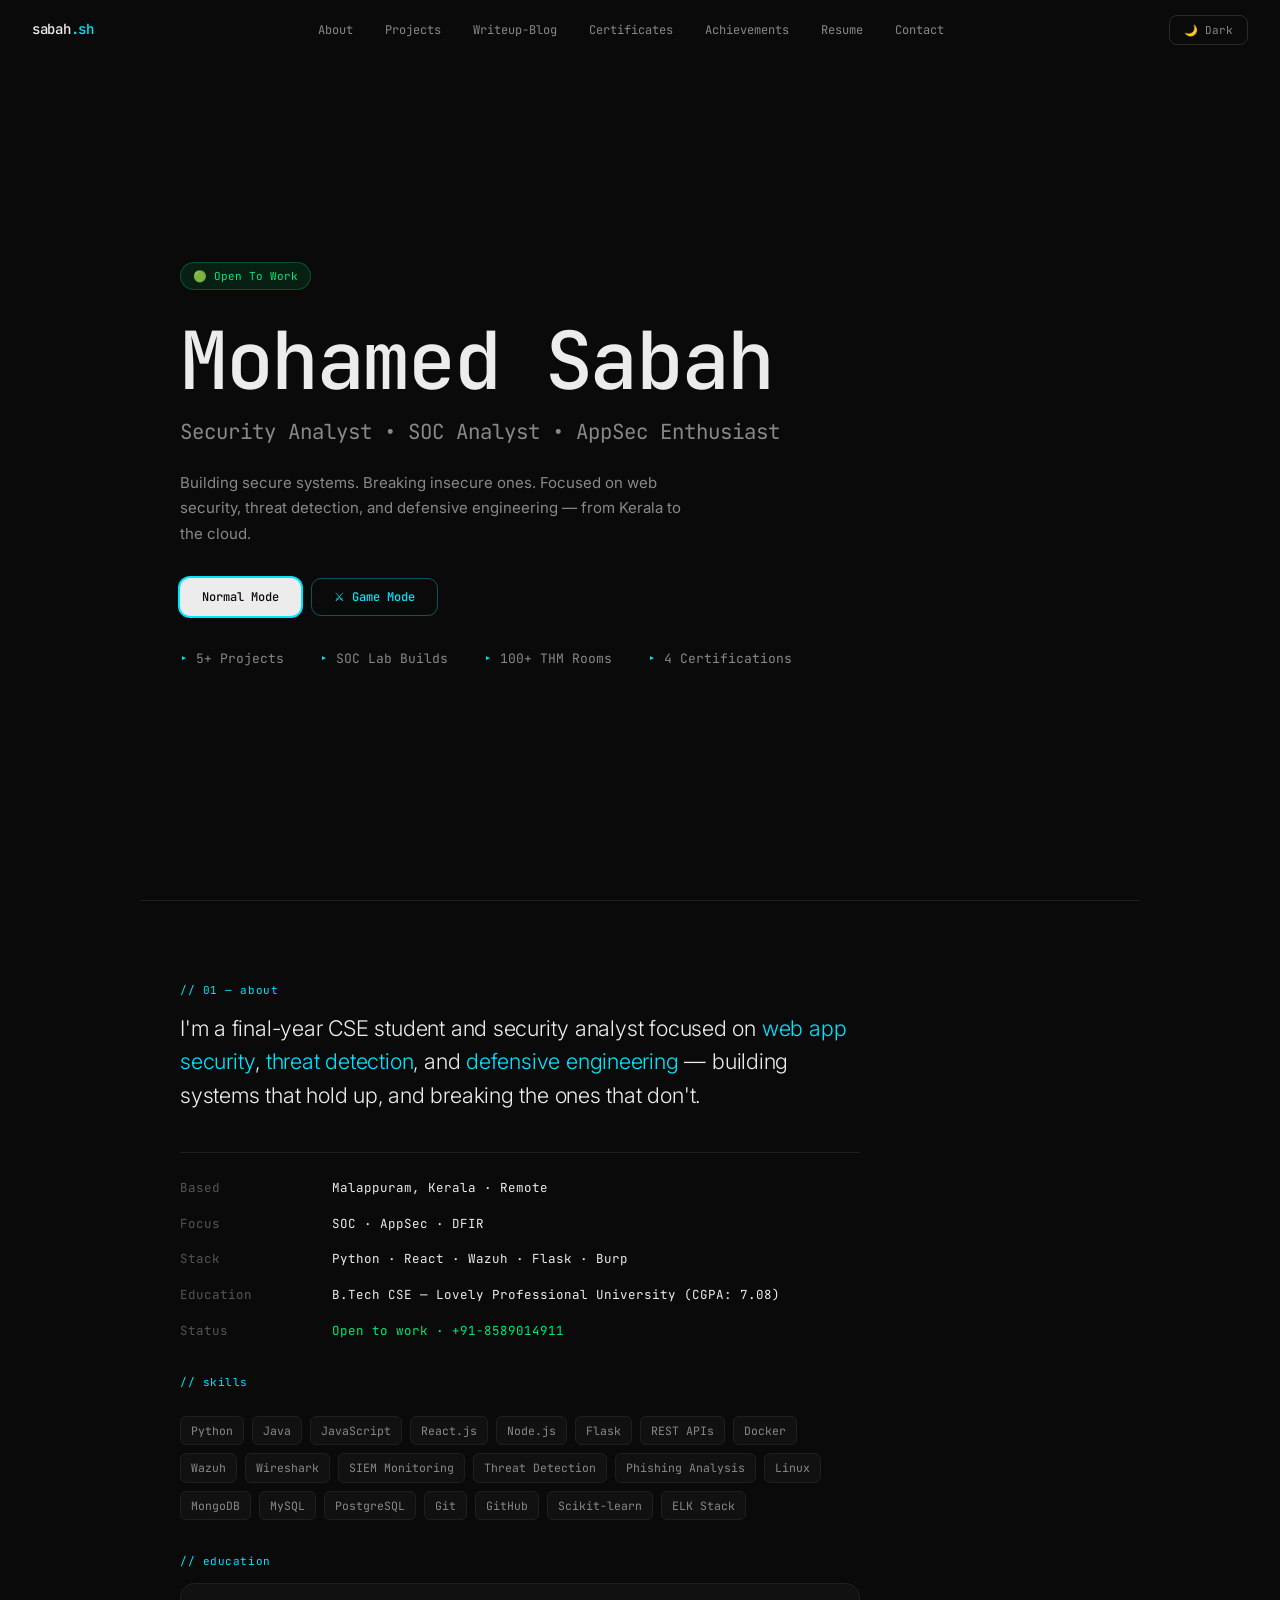
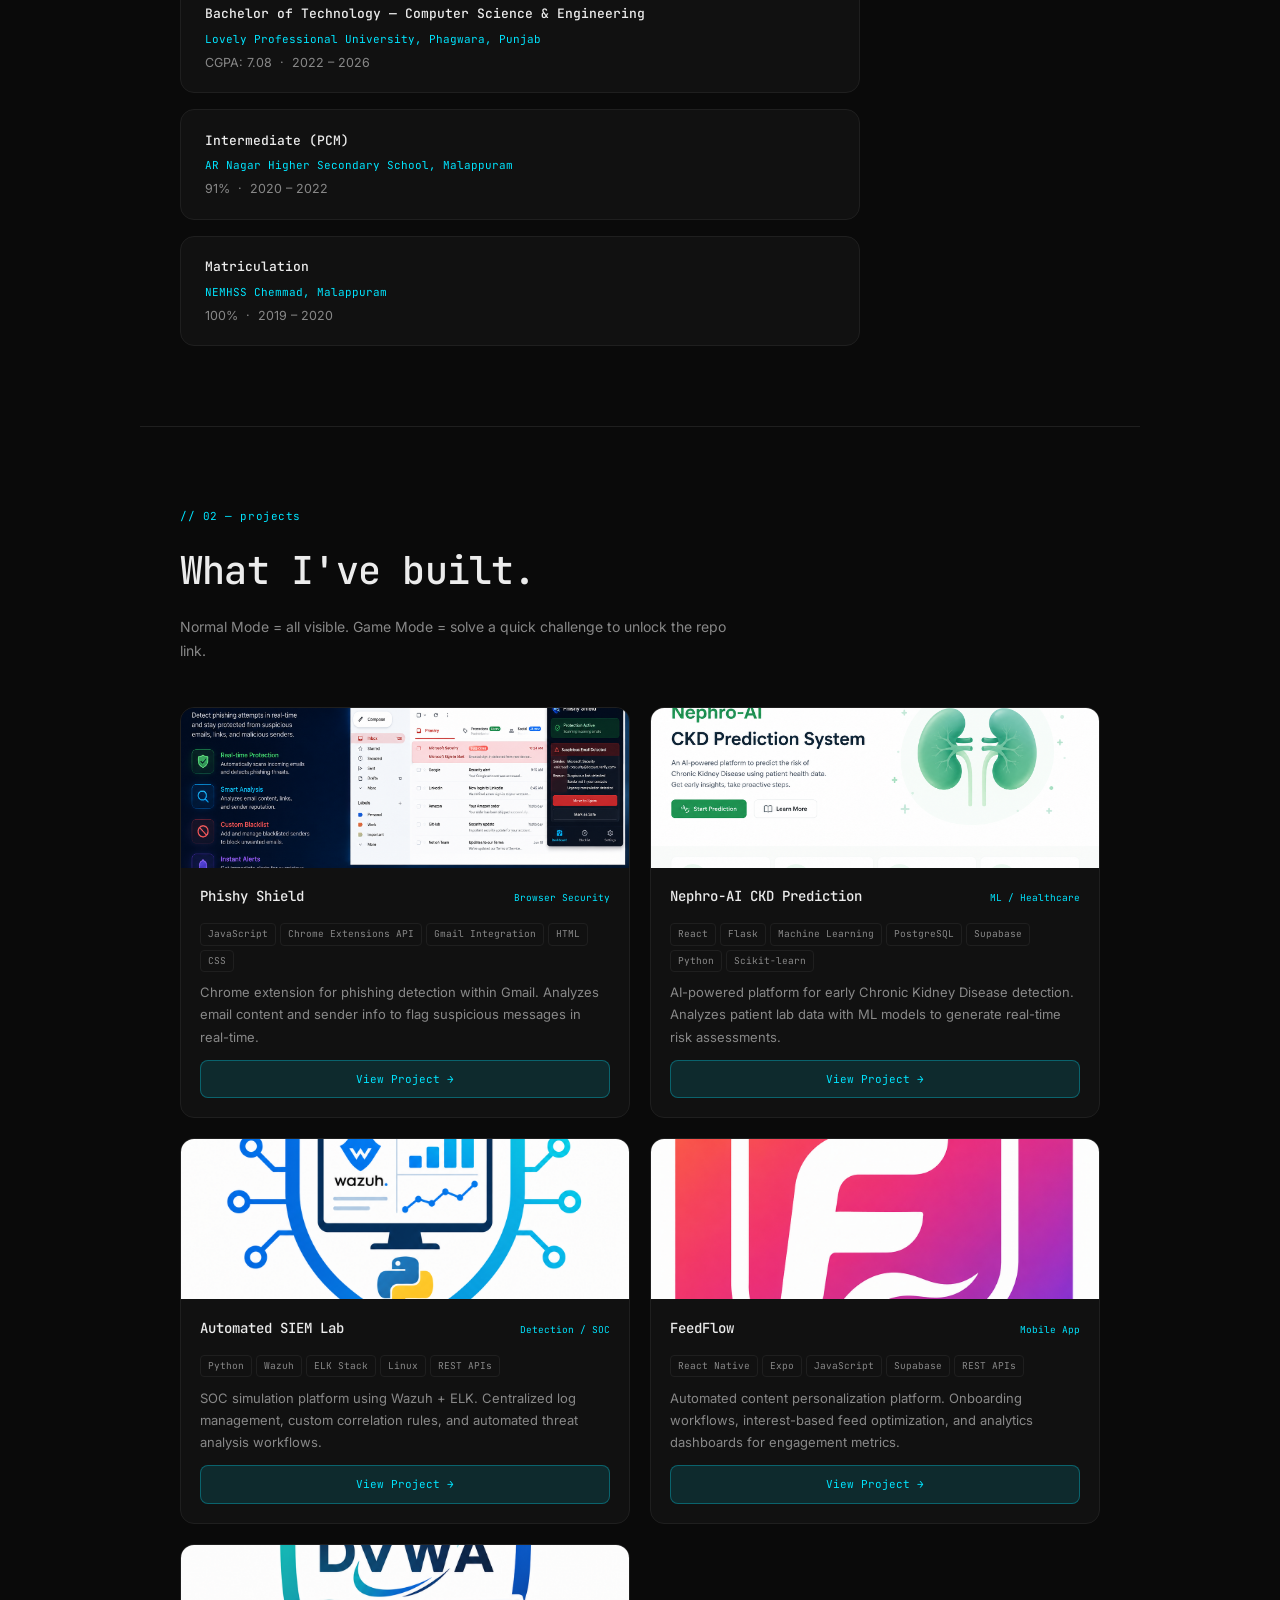
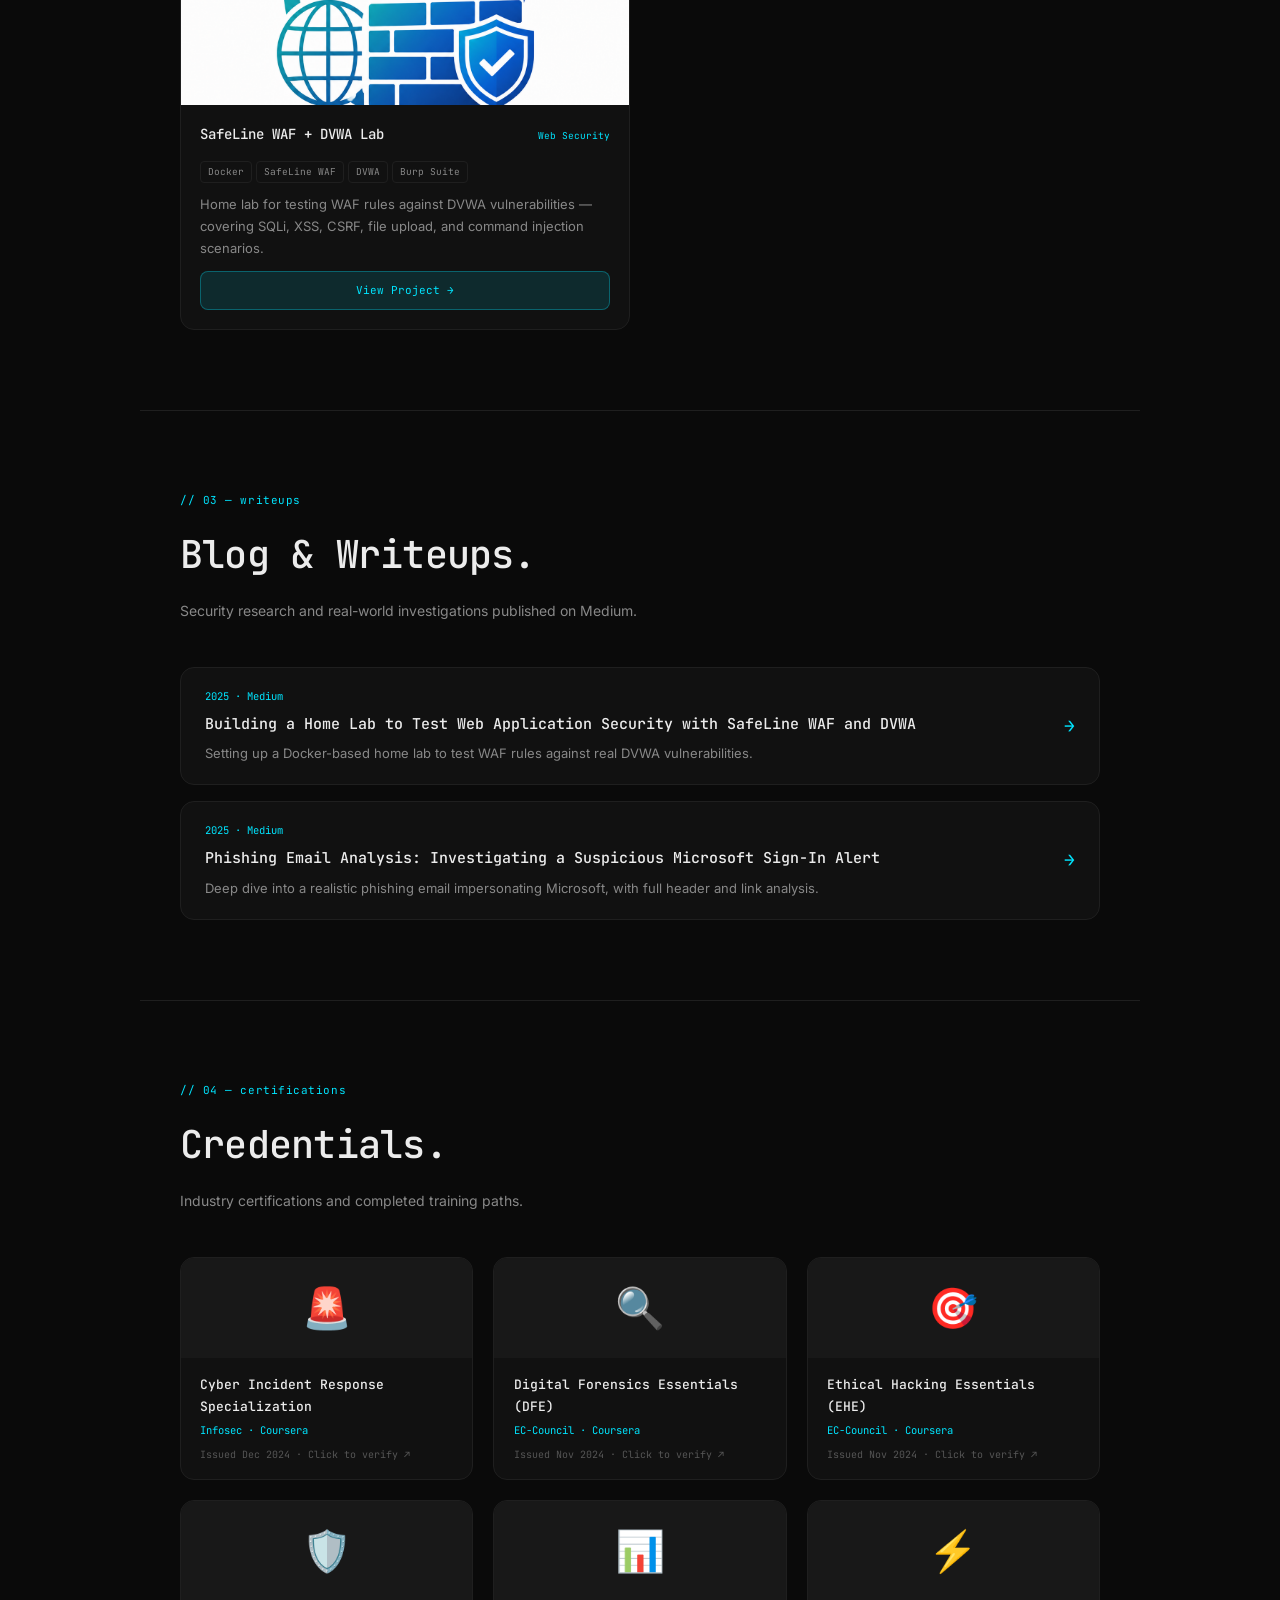
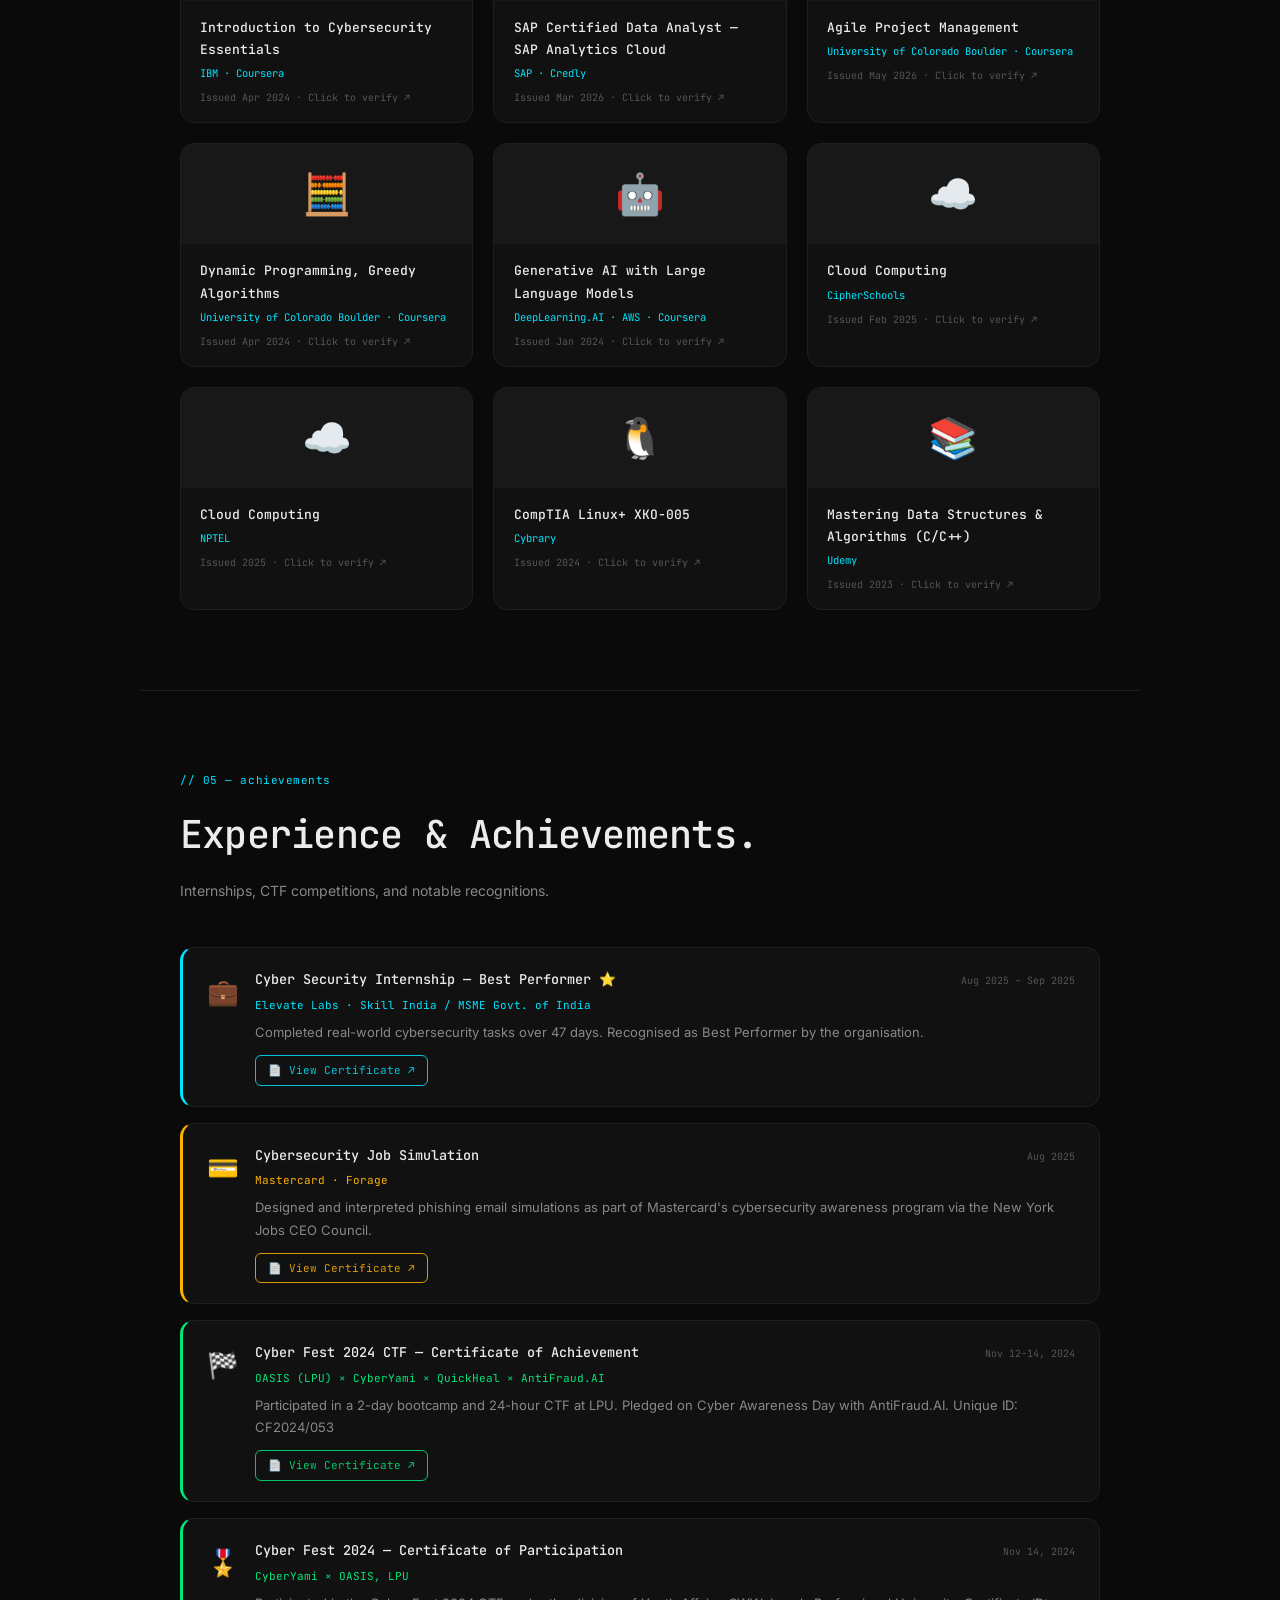
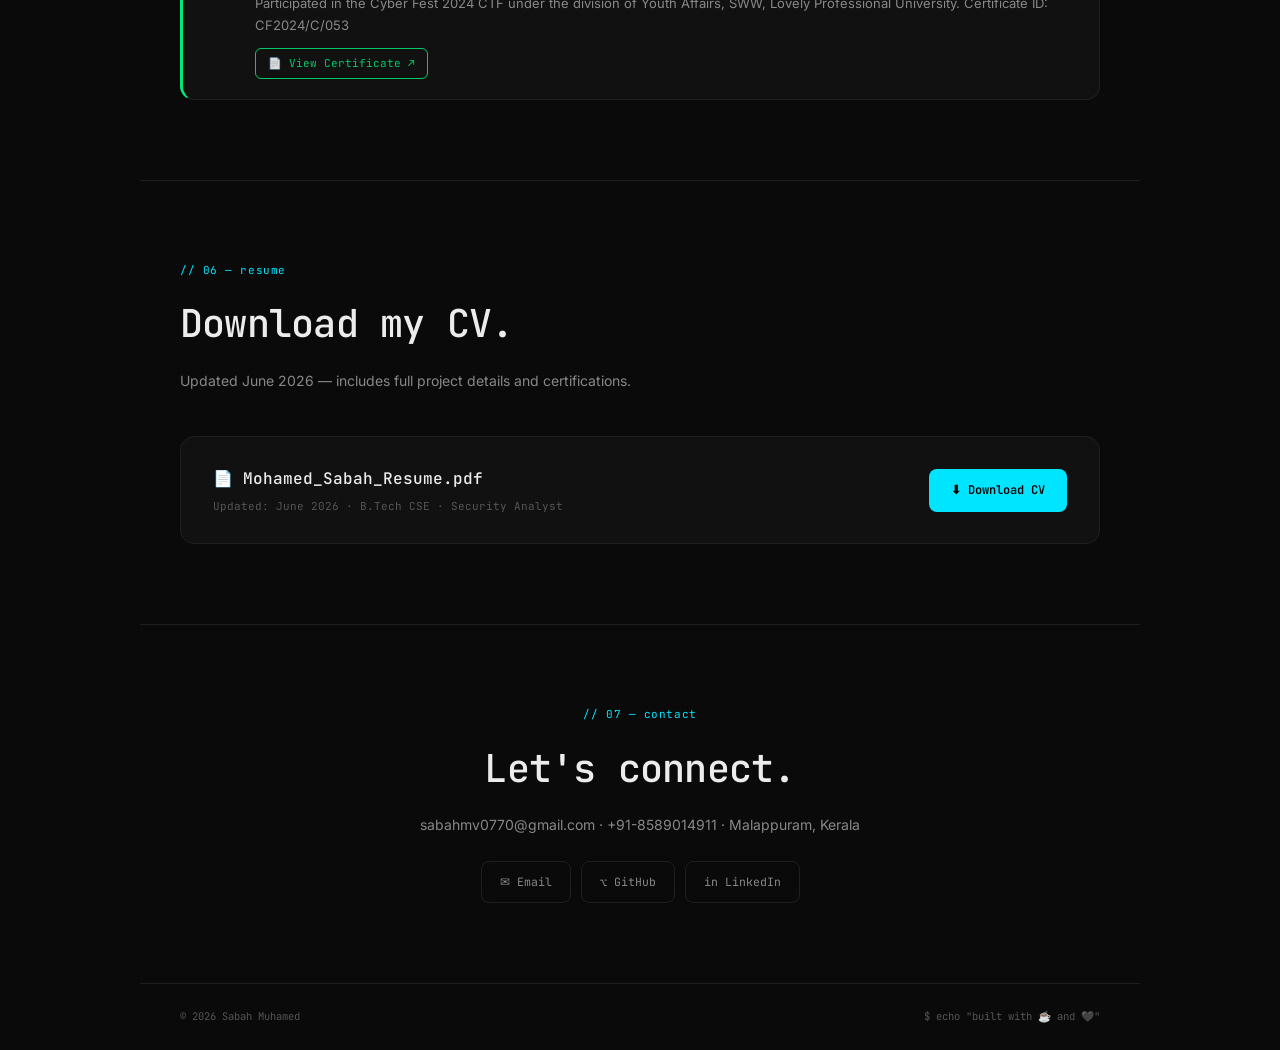
<file: index.html>
<!DOCTYPE html>
<html lang="en">

<head>
  <meta charset="UTF-8" />
  <meta name="viewport" content="width=device-width,initial-scale=1" />
  <title>Mohamed Sabah MV — Security Analyst</title>
  <link
    href="https://fonts.googleapis.com/css2?family=JetBrains+Mono:ital,wght@0,300;0,400;0,500;0,600;0,700;1,400&family=Inter:wght@300;400;500;600&display=swap"
    rel="stylesheet" />
  <style>
    :root {
      --bg: #0a0a0a;
      --bg2: #111;
      --bg3: #181818;
      --bg4: #1e1e1e;
      --border: #1f1f1f;
      --border2: #2a2a2a;
      --border3: #333;
      --text: #ececec;
      --text2: #888;
      --text3: #555;
      --cyan: #00e5ff;
      --cyan-dim: rgba(0, 229, 255, .12);
      --red: #ff4747;
      --red-dim: rgba(255, 71, 71, .1);
      --green: #00e87a;
      --green-dim: rgba(0, 232, 122, .1);
      --amber: #ffb300;
      --amber-dim: rgba(255, 179, 0, .1);
      --r: 10px;
      --r2: 14px
    }

    [data-theme="light"] {
      --bg: #f7f7f7;
      --bg2: #fff;
      --bg3: #f0f0f0;
      --bg4: #e8e8e8;
      --border: #e2e2e2;
      --border2: #d0d0d0;
      --border3: #bbb;
      --text: #111;
      --text2: #555;
      --text3: #999;
      --cyan: #0077cc;
      --cyan-dim: rgba(0, 119, 204, .08);
      --red: #c22;
      --green: #118844;
      --amber: #960
    }

    * {
      margin: 0;
      padding: 0;
      box-sizing: border-box
    }

    html {
      scroll-behavior: smooth
    }

    body {
      background: var(--bg);
      color: var(--text);
      font-family: 'Inter', sans-serif;
      font-size: 15px;
      line-height: 1.7;
      overflow-x: hidden
    }

    ::selection {
      background: var(--cyan-dim);
      color: var(--cyan)
    }

    ::-webkit-scrollbar {
      width: 6px
    }

    ::-webkit-scrollbar-thumb {
      background: var(--border2);
      border-radius: 3px
    }

    ::-webkit-scrollbar-track {
      background: var(--bg)
    }

    #nav {
      position: fixed;
      top: 0;
      left: 0;
      right: 0;
      z-index: 900;
      height: 60px;
      display: flex;
      align-items: center;
      justify-content: space-between;
      padding: 0 2rem;
      transition: all .3s
    }

    #nav.scrolled {
      background: rgba(10, 10, 10, .85);
      border-bottom: 1px solid var(--border);
      backdrop-filter: blur(16px)
    }

    [data-theme="light"] #nav.scrolled {
      background: rgba(247, 247, 247, .9)
    }

    .nav-logo {
      font-family: 'JetBrains Mono', monospace;
      font-size: 14px;
      color: var(--text);
      text-decoration: none;
      letter-spacing: -.02em;
      font-weight: 500
    }

    .nav-logo em {
      color: var(--cyan);
      font-style: normal
    }

    .nav-links {
      display: flex;
      align-items: center;
      gap: 4px;
      font-family: 'JetBrains Mono', monospace;
      font-size: 12px
    }

    .nav-links a {
      color: var(--text2);
      text-decoration: none;
      padding: 7px 14px;
      border-radius: 6px;
      transition: all .2s;
      cursor: pointer
    }

    .nav-links a:hover {
      color: var(--text);
      background: var(--bg2)
    }

    .nav-links a.active {
      color: var(--cyan);
      background: var(--cyan-dim)
    }

    .nav-right {
      display: flex;
      align-items: center;
      gap: 8px
    }

    .btn-nav {
      font-family: 'JetBrains Mono', monospace;
      font-size: 11px;
      padding: 7px 14px;
      border-radius: 8px;
      cursor: pointer;
      border: 1px solid var(--border2);
      background: transparent;
      color: var(--text2);
      transition: all .2s
    }

    .btn-nav:hover {
      border-color: var(--text3);
      color: var(--text)
    }

    .hero {
      min-height: 100vh;
      display: flex;
      flex-direction: column;
      justify-content: center;
      padding: 6rem 2.5rem 4rem;
      max-width: 1000px;
      margin: 0 auto
    }

    .hero-badge {
      display: inline-flex;
      align-items: center;
      gap: 6px;
      font-family: 'JetBrains Mono', monospace;
      font-size: 11px;
      color: var(--green);
      border: 1px solid rgba(0, 232, 122, .25);
      background: var(--green-dim);
      padding: 4px 12px;
      border-radius: 20px;
      margin-bottom: 1.75rem;
      width: fit-content
    }

    .hero h1 {
      font-family: 'JetBrains Mono', monospace;
      font-size: clamp(2.6rem, 7vw, 5rem);
      font-weight: 500;
      line-height: 1.05;
      letter-spacing: -.03em;
      margin-bottom: .75rem
    }

    .hero h2 {
      font-family: 'JetBrains Mono', monospace;
      font-size: clamp(1rem, 2vw, 1.3rem);
      font-weight: 400;
      color: var(--text2);
      margin-bottom: 1.25rem
    }

    .hero p {
      color: var(--text2);
      max-width: 520px;
      font-size: 15px;
      margin-bottom: 2rem
    }

    .mode-switch {
      display: flex;
      gap: 10px;
      margin-bottom: 2rem
    }

    .mode-switch button {
      font-family: 'JetBrains Mono', monospace;
      font-size: 12px;
      padding: 10px 22px;
      border-radius: var(--r);
      cursor: pointer;
      font-weight: 500
    }

    #recruiterBtn {
      background: var(--text);
      color: var(--bg);
      border: none
    }

    #recruiterBtn.active {
      box-shadow: 0 0 0 2px var(--cyan)
    }

    #gameBtn {
      background: transparent;
      color: var(--cyan);
      border: 1px solid rgba(0, 229, 255, .35)
    }

    #gameBtn.active {
      background: var(--cyan-dim);
      border-color: var(--cyan)
    }

    .stats {
      display: flex;
      flex-wrap: wrap;
      gap: 20px 36px;
      font-family: 'JetBrains Mono', monospace;
      font-size: 13px;
      color: var(--text2)
    }

    .stats div::before {
      content: "▸ ";
      color: var(--cyan)
    }

    .sec {
      padding: 5rem 2.5rem;
      max-width: 1000px;
      margin: 0 auto;
      border-top: 1px solid var(--border)
    }

    .ey {
      font-family: 'JetBrains Mono', monospace;
      font-size: 11px;
      color: var(--cyan);
      margin-bottom: .75rem;
      letter-spacing: .05em
    }

    .sec-title {
      font-family: 'JetBrains Mono', monospace;
      font-size: clamp(1.7rem, 4vw, 2.4rem);
      font-weight: 500;
      letter-spacing: -.02em;
      margin-bottom: .75rem
    }

    .sec-sub {
      color: var(--text2);
      max-width: 560px;
      margin-bottom: 2.75rem;
      font-size: 14px
    }

    .about-wrap {
      max-width: 680px
    }

    .about-lead {
      font-size: 1.35rem;
      line-height: 1.55;
      font-weight: 300;
      color: var(--text);
      margin-bottom: 2.5rem;
      letter-spacing: -.01em
    }

    .about-lead em {
      color: var(--cyan);
      font-style: normal
    }

    .about-meta {
      display: grid;
      grid-template-columns: 120px 1fr;
      gap: .9rem 2rem;
      font-family: 'JetBrains Mono', monospace;
      font-size: 12.5px;
      padding-top: 1.5rem;
      border-top: 1px solid var(--border)
    }

    .about-meta dt {
      color: var(--text3)
    }

    .about-meta dd {
      color: var(--text);
      margin: 0
    }

    /* Skills section */
    .skills-grid {
      display: flex;
      flex-wrap: wrap;
      gap: 8px;
      margin-top: 1.5rem
    }

    .skill-tag {
      font-family: 'JetBrains Mono', monospace;
      font-size: 11.5px;
      color: var(--text2);
      border: 1px solid var(--border);
      padding: 4px 10px;
      border-radius: 6px;
      background: var(--bg2)
    }

    /* Education section */
    .edu-list {
      display: flex;
      flex-direction: column;
      gap: 1rem;
      margin-top: .5rem
    }

    .edu-card {
      background: var(--bg2);
      border: 1px solid var(--border);
      border-radius: var(--r2);
      padding: 1.2rem 1.5rem
    }

    .edu-degree {
      font-family: 'JetBrains Mono', monospace;
      font-size: 13px;
      font-weight: 500
    }

    .edu-school {
      font-family: 'JetBrains Mono', monospace;
      font-size: 11px;
      color: var(--cyan);
      margin: .3rem 0 .2rem
    }

    .edu-detail {
      font-size: 12.5px;
      color: var(--text2)
    }

    .locked-btn {
      display: inline-flex;
      align-items: center;
      gap: 8px;
      padding: 11px 22px;
      border-radius: 8px;
      font-family: 'JetBrains Mono', monospace;
      font-size: 12px;
      cursor: pointer;
      background: var(--red-dim);
      border: 1px solid rgba(255, 71, 71, .3);
      color: var(--red)
    }

    .project-grid {
      display: grid;
      grid-template-columns: 1fr 1fr;
      gap: 1.25rem
    }

    .pj-card {
      background: var(--bg2);
      border: 1px solid var(--border);
      border-radius: var(--r2);
      overflow: hidden;
      transition: all .28s;
      display: flex;
      flex-direction: column
    }

    .pj-card:hover {
      border-color: var(--border2);
      transform: translateY(-3px)
    }

    .pj-img {
      width: 100%;
      height: 160px;
      object-fit: cover;
      display: block;
      background: var(--bg3)
    }

    .pj-header {
      padding: 1.1rem 1.2rem .5rem
    }

    .pj-title-row {
      display: flex;
      justify-content: space-between;
      align-items: baseline;
      margin-bottom: .4rem;
      gap: .5rem
    }

    .pj-name {
      font-family: 'JetBrains Mono', monospace;
      font-size: 14px;
      font-weight: 500
    }

    .pj-category {
      font-family: 'JetBrains Mono', monospace;
      font-size: 9.5px;
      color: var(--cyan)
    }

    .pj-stack {
      display: flex;
      flex-wrap: wrap;
      gap: 4px;
      padding: 0 1.2rem .6rem
    }

    .pj-tag {
      font-family: 'JetBrains Mono', monospace;
      font-size: 9.5px;
      color: var(--text2);
      border: 1px solid var(--border);
      padding: 2px 7px;
      border-radius: 4px
    }

    .pj-body {
      padding: 0 1.2rem 1.2rem;
      font-size: 13px;
      color: var(--text2);
      flex: 1;
      display: flex;
      flex-direction: column
    }

    .pj-desc {
      margin-bottom: .75rem;
      flex: 1
    }

    .pj-btn {
      padding: 9px;
      border-radius: 8px;
      font-family: 'JetBrains Mono', monospace;
      font-size: 11px;
      cursor: pointer;
      text-align: center;
      display: block;
      text-decoration: none;
      margin-top: auto;
      border: 1px solid var(--border);
      background: transparent;
      color: var(--text2)
    }

    .pj-btn.open {
      background: var(--cyan-dim);
      border-color: rgba(0, 229, 255, .3);
      color: var(--cyan)
    }

    .pj-btn.solve {
      background: var(--red-dim);
      border-color: rgba(255, 71, 71, .3);
      color: var(--red)
    }

    .blog-list {
      display: flex;
      flex-direction: column;
      gap: 1rem
    }

    .blog-card {
      background: var(--bg2);
      border: 1px solid var(--border);
      border-radius: var(--r2);
      padding: 1.25rem 1.5rem;
      display: flex;
      justify-content: space-between;
      align-items: center;
      gap: 1rem;
      transition: all .25s;
      text-decoration: none;
      color: inherit
    }

    .blog-card:hover {
      border-color: var(--cyan);
      transform: translateX(4px)
    }

    .blog-meta {
      font-family: 'JetBrains Mono', monospace;
      font-size: 10.5px;
      color: var(--cyan);
      margin-bottom: .4rem
    }

    .blog-title {
      font-family: 'JetBrains Mono', monospace;
      font-size: 15px;
      font-weight: 500;
      margin-bottom: .3rem
    }

    .blog-desc {
      font-size: 13px;
      color: var(--text2)
    }

    .blog-arrow {
      font-family: 'JetBrains Mono', monospace;
      color: var(--cyan);
      font-size: 18px
    }

    .locked-blog {
      filter: blur(3px);
      pointer-events: none;
      user-select: none
    }

    .cert-grid {
      display: grid;
      grid-template-columns: repeat(auto-fill, minmax(240px, 1fr));
      gap: 1.25rem
    }

    .cert-card {
      background: var(--bg2);
      border: 1px solid var(--border);
      border-radius: var(--r2);
      overflow: hidden;
      transition: all .25s;
      text-decoration: none;
      display: block;
      color: inherit
    }

    .cert-card:hover {
      border-color: var(--amber);
      transform: translateY(-3px)
    }

    .cert-body {
      padding: 1rem 1.2rem
    }

    .cert-name {
      font-family: 'JetBrains Mono', monospace;
      font-size: 13px;
      font-weight: 500;
      margin-bottom: .25rem
    }

    .cert-issuer {
      font-family: 'JetBrains Mono', monospace;
      font-size: 10.5px;
      color: var(--cyan)
    }

    .cert-date {
      font-family: 'JetBrains Mono', monospace;
      font-size: 10px;
      color: var(--text3);
      margin-top: .4rem
    }

    .cert-icon {
      width: 100%;
      height: 100px;
      display: flex;
      align-items: center;
      justify-content: center;
      background: var(--bg3);
      font-size: 2.5rem
    }

    .resume-card {
      background: var(--bg2);
      border: 1px solid var(--border);
      border-radius: var(--r2);
      padding: 1.75rem 2rem;
      display: flex;
      align-items: center;
      justify-content: space-between;
      flex-wrap: wrap;
      gap: 1rem
    }

    .resume-title {
      font-family: 'JetBrains Mono', monospace;
      font-size: 16px;
      font-weight: 500
    }

    .resume-meta {
      font-family: 'JetBrains Mono', monospace;
      font-size: 11px;
      color: var(--text3);
      margin-top: 4px
    }

    .resume-dl {
      background: var(--cyan);
      color: #000;
      border: none;
      border-radius: 8px;
      padding: 11px 22px;
      font-family: 'JetBrains Mono', monospace;
      font-size: 12px;
      font-weight: 600;
      cursor: pointer;
      text-decoration: none;
      display: inline-block
    }

    .contact-center {
      text-align: center;
      max-width: 520px;
      margin: 0 auto
    }

    .social-row {
      display: flex;
      justify-content: center;
      gap: 10px;
      flex-wrap: wrap;
      margin-top: 1.5rem
    }

    .social-btn {
      display: inline-flex;
      align-items: center;
      gap: 6px;
      padding: 10px 18px;
      border: 1px solid var(--border);
      border-radius: 8px;
      font-family: 'JetBrains Mono', monospace;
      font-size: 11.5px;
      color: var(--text2);
      text-decoration: none;
      transition: all .2s
    }

    .social-btn:hover {
      border-color: var(--cyan);
      color: var(--cyan)
    }

    footer {
      border-top: 1px solid var(--border);
      padding: 1.5rem 2.5rem;
      font-family: 'JetBrains Mono', monospace;
      font-size: 10.5px;
      color: var(--text3);
      display: flex;
      justify-content: space-between;
      max-width: 1000px;
      margin: 0 auto;
      flex-wrap: wrap;
      gap: .5rem
    }

    .overlay {
      position: fixed;
      inset: 0;
      z-index: 1000;
      background: rgba(0, 0, 0, .82);
      display: none;
      align-items: center;
      justify-content: center;
      padding: 1.25rem;
      backdrop-filter: blur(6px)
    }

    .overlay.on {
      display: flex
    }

    .modal {
      background: var(--bg2);
      border: 1px solid var(--border2);
      border-radius: var(--r2);
      padding: 2rem;
      width: 100%;
      max-width: 500px;
      position: relative;
      font-family: 'JetBrains Mono', monospace;
      max-height: 90vh;
      overflow-y: auto
    }

    .modal-x {
      position: absolute;
      top: 1rem;
      right: 1rem;
      background: transparent;
      border: none;
      color: var(--text3);
      font-size: 18px;
      cursor: pointer
    }

    .m-tag {
      display: inline-block;
      font-size: 10px;
      color: var(--cyan);
      border: 1px solid rgba(0, 229, 255, .3);
      background: var(--cyan-dim);
      padding: 3px 9px;
      border-radius: 4px;
      margin-bottom: .75rem
    }

    .m-title {
      font-size: 16px;
      font-weight: 600;
      margin-bottom: .5rem
    }

    .m-desc {
      font-size: 12px;
      color: var(--text2);
      line-height: 1.7;
      margin-bottom: 1rem
    }

    .m-code {
      background: var(--bg3);
      border: 1px solid var(--border);
      border-radius: 8px;
      padding: 1rem 1.1rem;
      font-size: 12px;
      color: var(--green);
      line-height: 1.9;
      white-space: pre-wrap;
      margin-bottom: 1rem
    }

    .m-input {
      width: 100%;
      background: var(--bg3);
      border: 1px solid var(--border);
      border-radius: 8px;
      padding: 10px 14px;
      font-family: 'JetBrains Mono', monospace;
      font-size: 12px;
      color: var(--text);
      outline: none;
      margin-bottom: .6rem
    }

    .m-input:focus {
      border-color: var(--cyan)
    }

    .m-row {
      display: flex;
      gap: 8px;
      flex-wrap: wrap
    }

    .m-submit {
      background: var(--cyan);
      color: #000;
      border: none;
      border-radius: 8px;
      padding: 10px 18px;
      font-family: 'JetBrains Mono', monospace;
      font-size: 12px;
      font-weight: 600;
      cursor: pointer;
      flex: 1;
      min-width: 90px
    }

    .m-hint-btn,
    .m-reveal-btn {
      background: transparent;
      border: 1px solid var(--border2);
      border-radius: 8px;
      padding: 10px 14px;
      font-family: 'JetBrains Mono', monospace;
      font-size: 11px;
      cursor: pointer
    }

    .m-hint-btn {
      color: var(--amber);
      border-color: rgba(255, 179, 0, .3)
    }

    .m-reveal-btn {
      color: var(--green);
      border-color: rgba(0, 232, 122, .3)
    }

    .m-hint,
    .m-reveal {
      display: none;
      margin-top: .75rem;
      border-radius: 8px;
      padding: .9rem 1rem;
      font-size: 11.5px
    }

    .m-hint {
      background: var(--amber-dim);
      border: 1px solid rgba(255, 179, 0, .25);
      color: var(--amber)
    }

    .m-reveal {
      background: var(--green-dim);
      border: 1px solid rgba(0, 232, 122, .25);
      color: var(--green);
      word-break: break-all
    }

    .m-hint.on,
    .m-reveal.on {
      display: block
    }

    .m-err {
      display: none;
      font-size: 11.5px;
      color: var(--red);
      margin-top: .5rem
    }

    .m-err.on {
      display: block
    }

    .m-success {
      display: none;
      text-align: center;
      padding: 1rem 0
    }

    .m-success.on {
      display: block
    }

    .flag-label {
      font-size: 1.5rem;
      font-weight: 700;
      color: var(--green);
      margin-bottom: .4rem
    }

    .rv {
      opacity: 0;
      transform: translateY(18px);
      transition: opacity .5s, transform .5s
    }

    .rv.in {
      opacity: 1;
      transform: none
    }

    @media(max-width:768px) {
      #nav {
        padding: 0 1rem
      }

      .nav-links {
        display: none
      }

      .hero {
        padding: 5rem 1.5rem 3rem
      }

      .sec {
        padding: 3.5rem 1.5rem
      }

      .project-grid {
        grid-template-columns: 1fr
      }

      .about-meta {
        grid-template-columns: 1fr;
        gap: .4rem 0
      }

      .about-meta dt {
        margin-top: .6rem
      }
    }
  </style>
</head>

<body>

  <nav id="nav">
    <a href="#top" class="nav-logo" data-nav>sabah<em>.sh</em></a>
    <div class="nav-links">
      <a data-nav href="#about">About</a>
      <a data-nav href="#projects">Projects</a>
      <a data-nav href="#blog">Writeup-Blog</a>
      <a data-nav href="#certificates">Certificates</a>
      <a data-nav href="#achievements">Achievements</a>
      <a data-nav href="#resume">Resume</a>
      <a data-nav href="#contact">Contact</a>
    </div>
    <div class="nav-right">
      <button id="themeBtn" class="btn-nav" onclick="toggleTheme()">🌙 Dark</button>
    </div>
  </nav>

  <section class="hero" id="top">
    <div class="hero-badge">🟢 Open To Work</div>
    <h1>Mohamed Sabah </h1>
    <h2>Security Analyst • SOC Analyst • AppSec Enthusiast</h2>
    <p>Building secure systems. Breaking insecure ones. Focused on web security, threat detection, and defensive
      engineering — from Kerala to the cloud.</p>
    <div class="mode-switch">
      <button id="recruiterBtn" class="active" onclick="setMode('recruiter')">Normal Mode</button>
      <button id="gameBtn" onclick="setMode('game')">⚔ Game Mode</button>
    </div>
    <div class="stats">
      <div>5+ Projects</div>
      <div>SOC Lab Builds</div>
      <div>100+ THM Rooms</div>
      <div>4 Certifications</div>
    </div>
  </section>

  <section class="sec" id="about">
    <div class="ey">// 01 — about</div>
    <div class="about-wrap">
      <p class="about-lead">
        I'm a final-year CSE student and security analyst focused on <em>web app security</em>, <em>threat
          detection</em>, and <em>defensive engineering</em> — building systems that hold up, and breaking the ones that
        don't.
      </p>
      <dl class="about-meta">
        <dt>Based</dt>
        <dd>Malappuram, Kerala · Remote</dd>
        <dt>Focus</dt>
        <dd>SOC · AppSec · DFIR</dd>
        <dt>Stack</dt>
        <dd>Python · React · Wazuh · Flask · Burp</dd>
        <dt>Education</dt>
        <dd>B.Tech CSE — Lovely Professional University (CGPA: 7.08)</dd>
        <dt>Status</dt>
        <dd style="color:var(--green)">Open to work · +91-8589014911</dd>
      </dl>

      <div style="margin-top:2rem">
        <div class="ey" style="margin-bottom:.5rem">// skills</div>
        <div class="skills-grid">
          <span class="skill-tag">Python</span>
          <span class="skill-tag">Java</span>
          <span class="skill-tag">JavaScript</span>
          <span class="skill-tag">React.js</span>
          <span class="skill-tag">Node.js</span>
          <span class="skill-tag">Flask</span>
          <span class="skill-tag">REST APIs</span>
          <span class="skill-tag">Docker</span>
          <span class="skill-tag">Wazuh</span>
          <span class="skill-tag">Wireshark</span>
          <span class="skill-tag">SIEM Monitoring</span>
          <span class="skill-tag">Threat Detection</span>
          <span class="skill-tag">Phishing Analysis</span>
          <span class="skill-tag">Linux</span>
          <span class="skill-tag">MongoDB</span>
          <span class="skill-tag">MySQL</span>
          <span class="skill-tag">PostgreSQL</span>
          <span class="skill-tag">Git</span>
          <span class="skill-tag">GitHub</span>
          <span class="skill-tag">Scikit-learn</span>
          <span class="skill-tag">ELK Stack</span>
        </div>
      </div>

      <div style="margin-top:2rem">
        <div class="ey" style="margin-bottom:.75rem">// education</div>
        <div class="edu-list">
          <div class="edu-card rv">
            <div class="edu-degree">Bachelor of Technology — Computer Science &amp; Engineering</div>
            <div class="edu-school">Lovely Professional University, Phagwara, Punjab</div>
            <div class="edu-detail">CGPA: 7.08 &nbsp;·&nbsp; 2022 – 2026</div>
          </div>
          <div class="edu-card rv">
            <div class="edu-degree">Intermediate (PCM)</div>
            <div class="edu-school">AR Nagar Higher Secondary School, Malappuram</div>
            <div class="edu-detail">91% &nbsp;·&nbsp; 2020 – 2022</div>
          </div>
          <div class="edu-card rv">
            <div class="edu-degree">Matriculation</div>
            <div class="edu-school">NEMHSS Chemmad, Malappuram</div>
            <div class="edu-detail">100% &nbsp;·&nbsp; 2019 – 2020</div>
          </div>
        </div>
      </div>
    </div>
  </section>

  <section class="sec" id="projects">
    <div class="ey">// 02 — projects</div>
    <h2 class="sec-title">What I've built.</h2>
    <p class="sec-sub">Normal Mode = all visible. Game Mode = solve a quick challenge to unlock the repo link.</p>
    <div class="project-grid" id="projectGrid"></div>
  </section>

  <section class="sec" id="blog">
    <div class="ey">// 03 — writeups</div>
    <h2 class="sec-title">Blog &amp; Writeups.</h2>
    <p class="sec-sub">Security research and real-world investigations published on Medium.</p>
    <div class="blog-list" id="blogList"></div>
  </section>

  <section class="sec" id="certificates">
    <div class="ey">// 04 — certifications</div>
    <h2 class="sec-title">Credentials.</h2>
    <p class="sec-sub">Industry certifications and completed training paths.</p>
    <div class="cert-grid" id="certGrid"></div>
  </section>

  <section class="sec" id="achievements">
    <div class="ey">// 05 — achievements</div>
    <h2 class="sec-title">Experience &amp; Achievements.</h2>
    <p class="sec-sub">Internships, CTF competitions, and notable recognitions.</p>
    <div id="achievementsContent"></div>
  </section>

  <section class="sec" id="resume">
    <div class="ey">// 06 — resume</div>
    <h2 class="sec-title">Download my CV.</h2>
    <p class="sec-sub">Updated June 2026 — includes full project details and certifications.</p>
    <div id="resumeContent"></div>
  </section>

  <section class="sec" id="contact">
    <div class="contact-center">
      <div class="ey">// 07 — contact</div>
      <h2 class="sec-title">Let's connect.</h2>
      <div id="contactContent"></div>
    </div>
  </section>

  <footer>
    <span>© 2026 Sabah Muhamed</span>
    <span>$ echo "built with ☕ and 🖤"</span>
  </footer>

  <div class="overlay" id="overlay">
    <div class="modal">
      <button class="modal-x" onclick="closeModal()">✕</button>
      <div class="m-tag" id="mTag"></div>
      <div class="m-title" id="mTitle"></div>
      <div class="m-desc" id="mDesc"></div>
      <pre class="m-code" id="mCode"></pre>
      <div id="mPuzzleForm">
        <input class="m-input" id="mInput" placeholder="Enter your answer..." autocomplete="off" />
        <div class="m-row">
          <button class="m-submit" onclick="checkModalAnswer()">Submit</button>
          <button class="m-hint-btn" onclick="toggleModalHint()">💡 Hint</button>
          <button class="m-reveal-btn" onclick="revealModalAnswer()">👁 Reveal</button>
        </div>
        <div class="m-hint" id="mHint"></div>
        <div class="m-reveal" id="mReveal"></div>
        <div class="m-err" id="mErr"></div>
      </div>
      <div class="m-success" id="mSuccess">
        <div class="flag-label">🏁 FLAG CAPTURED</div>
        <div style="font-size:12px;color:var(--text2);margin-top:.5rem">The project link is now unlocked!</div>
      </div>
    </div>
  </div>

  <script>
    let gameMode = false;
    let theme = 'dark';
    let unlocked = JSON.parse(localStorage.getItem('unlocked') || '{}');
    function saveUnlocked() { localStorage.setItem('unlocked', JSON.stringify(unlocked)); }

    function setMode(m) {
      gameMode = (m === 'game');
      document.getElementById('recruiterBtn').classList.toggle('active', !gameMode);
      document.getElementById('gameBtn').classList.toggle('active', gameMode);
      renderProjects();
      renderBlog();
      renderResume();
      renderContact();
    }

    const gates = {
      blog: { challenge: 'b64', label: 'Writeups' },
      resume: { challenge: 'caesar', label: 'Resume PDF' },
      contact: { challenge: 'jwt', label: 'Contact info' }
    };

    const projects = [
      {
        id: 'phishy',
        title: 'Phishy Shield',
        category: 'Browser Security',
        tech: ['JavaScript', 'Chrome Extensions API', 'Gmail Integration', 'HTML', 'CSS'],
        desc: 'Chrome extension for phishing detection within Gmail. Analyzes email content and sender info to flag suspicious messages in real-time.',
        url: 'https://github.com/SabahMuhamed/Phishy',
        challenge: 'xss',
        img: 'images/PhishySheild.png'
      },
      {
        id: 'nephro',
        title: 'Nephro-AI CKD Prediction',
        category: 'ML / Healthcare',
        tech: ['React', 'Flask', 'Machine Learning', 'PostgreSQL', 'Supabase', 'Python', 'Scikit-learn'],
        desc: 'AI-powered platform for early Chronic Kidney Disease detection. Analyzes patient lab data with ML models to generate real-time risk assessments.',
        url: 'https://nephro-ai-jade.vercel.app',
        challenge: 'logs',
        img: 'images/nephroAI.png'
      },
      {
        id: 'siem',
        title: 'Automated SIEM Lab',
        category: 'Detection / SOC',
        tech: ['Python', 'Wazuh', 'ELK Stack', 'Linux', 'REST APIs'],
        desc: 'SOC simulation platform using Wazuh + ELK. Centralized log management, custom correlation rules, and automated threat analysis workflows.',
        url: '#',
        challenge: 'sqli',
        img: 'images/wazuhlab.png'
      },
      {
        id: 'feedflow',
        title: 'FeedFlow',
        category: 'Mobile App',
        tech: ['React Native', 'Expo', 'JavaScript', 'Supabase', 'REST APIs'],
        desc: 'Automated content personalization platform. Onboarding workflows, interest-based feed optimization, and analytics dashboards for engagement metrics.',
        url: 'https://drive.google.com/drive/folders/1xQXnUedez_KQsSAoQM3dE1ROAFk4WckT?usp=drive_link',
        challenge: 'b64',
        img: 'images/Feedflow.png'
      },
      {
        id: 'safeline',
        title: 'SafeLine WAF + DVWA Lab',
        category: 'Web Security',
        tech: ['Docker', 'SafeLine WAF', 'DVWA', 'Burp Suite'],
        desc: 'Home lab for testing WAF rules against DVWA vulnerabilities — covering SQLi, XSS, CSRF, file upload, and command injection scenarios.',
        url: 'https://medium.com/@sabahmv0770/building-a-home-lab-to-test-web-application-security-with-safeline-waf-and-dvwa-d117354bf3a2',
        challenge: 'caesar',
        img: 'images/WAFandDVWA.png'
      }
    ];

    const challengeDefs = {
      sqli: { name: 'SQL Injection', desc: 'Bypass login: SELECT * FROM users WHERE name=? AND pass=?', answer: "' or '1'='1", hint: "Use a quote to break out, then make the condition always true.", code: "SELECT * FROM users WHERE name='[INPUT]' AND pass='x'" },
      xss: { name: 'Reflected XSS', desc: 'Trigger an alert(1). What payload?', answer: '<scr' + 'ipt>alert(1)</scr' + 'ipt>', hint: 'Classic script tag that calls alert(1).', code: '<p>Hello, [INPUT]!</p>' },
      b64: { name: 'Base64 Decode', desc: 'Decode: aHR0cHM6Ly9naXRodWIuY29t', answer: 'https://github.com', hint: "Run atob('aHR0cHM6Ly9naXRodWIuY29t') in DevTools.", code: 'Input: aHR0cHM6Ly9naXRodWIuY29t' },
      logs: { name: 'Log Analysis', desc: 'Which IP is suspicious?', answer: '185.74.23.12', hint: 'Look for /etc/passwd access in the log lines.', code: '[2026-06-20] 185.74.23.12 - GET /etc/passwd\n[2026-06-20] 10.0.0.5   - GET /index.html' },
      jwt: { name: 'JWT Exploit', desc: 'What role claim value gives admin access?', answer: 'admin', hint: 'The role field accepts user-supplied values.', code: 'payload: {"user":"guest","role":"[?]"}' },
      caesar: { name: 'Caesar Cipher', desc: 'Decrypt (shift 3): khoor', answer: 'hello', hint: 'Shift each letter back by 3 positions.', code: 'ciphertext: khoor' }
    };

    function renderProjects() {
      const grid = document.getElementById('projectGrid');
      grid.innerHTML = '';
      projects.forEach(p => {
        const isUnlocked = gameMode ? !!unlocked[p.id] : true;
        const card = document.createElement('div');
        card.className = 'pj-card rv';
        let btnHTML;
        if (!gameMode) btnHTML = '<a class="pj-btn open" href="' + p.url + '" target="_blank" rel="noopener">View Project →</a>';
        else if (!isUnlocked) btnHTML = '<button class="pj-btn solve" onclick="openChallengeModal(\'' + p.id + '\')">🔐 Solve to unlock →</button>';
        else btnHTML = '<a class="pj-btn open" href="' + p.url + '" target="_blank" rel="noopener">✅ Unlocked — Open →</a>';

        card.innerHTML = `
      <img class="pj-img" src="${p.img}" alt="${p.title}" loading="lazy" />
      <div class="pj-header">
        <div class="pj-title-row"><div class="pj-name">${p.title}</div><div class="pj-category">${p.category}</div></div>
      </div>
      <div class="pj-stack">${p.tech.map(t => `<span class="pj-tag">${t}</span>`).join('')}</div>
      <div class="pj-body"><div class="pj-desc">${p.desc}</div>${btnHTML}</div>`;
        grid.appendChild(card);
      });
      observe();
    }

    const blogPosts = [
      {
        date: '2025',
        title: 'Building a Home Lab to Test Web Application Security with SafeLine WAF and DVWA',
        desc: 'Setting up a Docker-based home lab to test WAF rules against real DVWA vulnerabilities.',
        url: 'https://medium.com/@sabahmv0770/building-a-home-lab-to-test-web-application-security-with-safeline-waf-and-dvwa-d117354bf3a2'
      },
      {
        date: '2025',
        title: 'Phishing Email Analysis: Investigating a Suspicious Microsoft Sign-In Alert',
        desc: 'Deep dive into a realistic phishing email impersonating Microsoft, with full header and link analysis.',
        url: 'https://medium.com/@sabahmv0770/phishing-email-analysis-investigating-a-suspicious-microsoft-sign-in-alert-f67591d73466'
      }
    ];

    function renderBlog() {
      const list = document.getElementById('blogList');
      list.innerHTML = '';
      const locked = gameMode && !unlocked['blog'];
      blogPosts.forEach(b => {
        const a = document.createElement(locked ? 'div' : 'a');
        a.className = 'blog-card rv' + (locked ? ' locked-blog' : '');
        if (!locked) { a.href = b.url; a.target = '_blank'; a.rel = 'noopener'; }
        a.innerHTML = `<div><div class="blog-meta">${locked ? '████' : b.date} · Medium</div><div class="blog-title">${locked ? '████████████ ███████' : b.title}</div><div class="blog-desc">${locked ? '███████████████████████████████████.' : b.desc}</div></div><div class="blog-arrow">${locked ? '🔒' : '→'}</div>`;
        list.appendChild(a);
      });
      if (locked) {
        const cta = document.createElement('button');
        cta.className = 'locked-btn';
        cta.style.marginTop = '1rem';
        cta.innerHTML = '🔐 Solve challenge to read writeups';
        cta.onclick = () => openGateModal('blog');
        list.appendChild(cta);
      }
      observe();
    }

    function renderResume() {
      const box = document.getElementById('resumeContent');

      if (gameMode && !unlocked['resume']) {
        box.innerHTML = `
    <div class="resume-card rv">
      <div>
        <div class="resume-title">🔒 ██████_██████_Resume.pdf</div>
        <div class="resume-meta">Locked · solve to download</div>
      </div>
      <button class="locked-btn" onclick="openGateModal('resume')">
        🔐 Solve to unlock
      </button>
    </div>`;
      } else {
        box.innerHTML = `
    <div class="resume-card rv">
      <div>
        <div class="resume-title">📄 Mohamed_Sabah_Resume.pdf</div>
        <div class="resume-meta">
          Updated: June 2026 · B.Tech CSE · Security Analyst
        </div>
      </div>

      <a class="resume-dl"
         href="resume/Sabah_resume.pdf"
         target="_blank"
         download>
         ⬇ Download CV
      </a>
    </div>`;
      }

      observe();
    }

    function renderContact() {
      const box = document.getElementById('contactContent');
      if (gameMode && !unlocked['contact']) {
        box.innerHTML = `<p class="sec-sub" style="margin:0 auto 1.25rem">🔒 Contact details are encrypted. Crack the challenge to reveal.</p>
      <button class="locked-btn" onclick="openGateModal('contact')">🔐 Solve to reveal contact</button>`;
      } else {
        box.innerHTML = `<p class="sec-sub" style="margin:0 auto 1rem">sabahmv0770@gmail.com · +91-8589014911 · Malappuram, Kerala</p>
      <div class="social-row">
        <a class="social-btn" href="mailto:sabahmv0770@gmail.com">✉ Email</a>
        <a class="social-btn" href="https://github.com/SabahMuhamed" target="_blank" rel="noopener">⌥ GitHub</a>
        <a class="social-btn" href="https://linkedin.com/in/muhamedsabah" target="_blank" rel="noopener">in LinkedIn</a>
      </div>`;
      }
    }

    const certs = [
      { name: 'Cyber Incident Response Specialization', issuer: 'Infosec · Coursera', date: 'Dec 2024', url: 'https://coursera.org/verify/specialization/5KETELAYUWWX', icon: '🚨' },
      { name: 'Digital Forensics Essentials (DFE)', issuer: 'EC-Council · Coursera', date: 'Nov 2024', url: 'https://coursera.org/verify/6HZ7G7BKEW4P', icon: '🔍' },
      { name: 'Ethical Hacking Essentials (EHE)', issuer: 'EC-Council · Coursera', date: 'Nov 2024', url: 'https://coursera.org/verify/CKKRG19N4N4T', icon: '🎯' },
      { name: 'Introduction to Cybersecurity Essentials', issuer: 'IBM · Coursera', date: 'Apr 2024', url: 'https://coursera.org/verify/GBW58QUFXBL3', icon: '🛡️' },
      { name: 'SAP Certified Data Analyst — SAP Analytics Cloud', issuer: 'SAP · Credly', date: 'Mar 2026', url: 'https://www.credly.com/badges/a8877c0f-5f8a-4e1e-8c18-a24d9c5e7a56', icon: '📊' },
      { name: 'Agile Project Management', issuer: 'University of Colorado Boulder · Coursera', date: 'May 2026', url: 'https://coursera.org/verify/89Y2MUTMEH3R', icon: '⚡' },
      { name: 'Dynamic Programming, Greedy Algorithms', issuer: 'University of Colorado Boulder · Coursera', date: 'Apr 2024', url: 'https://coursera.org/verify/LX3D92D99YL2', icon: '🧮' },
      { name: 'Generative AI with Large Language Models', issuer: 'DeepLearning.AI · AWS · Coursera', date: 'Jan 2024', url: 'https://coursera.org/verify/ZRGA7DW8M2MX', icon: '🤖' },
      { name: 'Cloud Computing', issuer: 'CipherSchools', date: 'Feb 2025', url: '#', icon: '☁️' },
      { name: 'Cloud Computing', issuer: 'NPTEL', date: '2025', url: 'https://archive.nptel.ac.in/content/noc/NOC25/SEM1/Ecertificates/106/noc25-cs11/Course/NPTEL25CS11S94750004304241855.pdf', icon: '☁️' },
      { name: 'CompTIA Linux+ XKO-005', issuer: 'Cybrary', date: '2024', url: 'https://app.cybrary.it/profile/MohamedSabah?tab=cert-completion&cert=CC-6e484a8b-56ed-4140-9cdd-7545e13c5005', icon: '🐧' },
      { name: 'Mastering Data Structures & Algorithms (C/C++)', issuer: 'Udemy', date: '2023', url: 'https://www.udemy.com/certificate/UC-3225bf4b-d1e2-4fab-aaaa-cb03fd793de3/', icon: '📚' }
    ];

    function renderCerts() {
      const grid = document.getElementById('certGrid');
      grid.innerHTML = '';
      certs.forEach(c => {
        const a = document.createElement('a');
        a.className = 'cert-card rv';
        a.href = c.url;
        a.target = '_blank';
        a.rel = 'noopener';
        a.innerHTML = `<div class="cert-icon">${c.icon}</div>
      <div class="cert-body">
        <div class="cert-name">${c.name}</div>
        <div class="cert-issuer">${c.issuer}</div>
        <div class="cert-date">Issued ${c.date} · Click to verify ↗</div>
      </div>`;
        grid.appendChild(a);
      });
      observe();
    }

    const achievements = [
      {
        type: 'internship',
        icon: '💼',
        color: 'var(--cyan)',
        title: 'Cyber Security Internship — Best Performer ⭐',
        org: 'Elevate Labs · Skill India / MSME Govt. of India',
        date: 'Aug 2025 – Sep 2025',
        desc: 'Completed real-world cybersecurity tasks over 47 days. Recognised as Best Performer by the organisation.',
        certUrl: 'achievements/ElevateLab.pdf'
      },
      {
        type: 'internship',
        icon: '💳',
        color: 'var(--amber)',
        title: 'Cybersecurity Job Simulation',
        org: 'Mastercard · Forage',
        date: 'Aug 2025',
        desc: 'Designed and interpreted phishing email simulations as part of Mastercard\'s cybersecurity awareness program via the New York Jobs CEO Council.',
        certUrl: 'achievements/MasterCard.pdf'
      },
      {
        type: 'ctf',
        icon: '🏁',
        color: 'var(--green)',
        title: 'Cyber Fest 2024 CTF — Certificate of Achievement',
        org: 'OASIS (LPU) × CyberYami × QuickHeal × AntiFraud.AI',
        date: 'Nov 12–14, 2024',
        desc: 'Participated in a 2-day bootcamp and 24-hour CTF at LPU. Pledged on Cyber Awareness Day with AntiFraud.AI. Unique ID: CF2024/053',
        certUrl: 'achievements/cyberfest.pdf'
      },
      {
        type: 'ctf',
        icon: '🎖️',
        color: 'var(--green)',
        title: 'Cyber Fest 2024 — Certificate of Participation',
        org: 'CyberYami × OASIS, LPU',
        date: 'Nov 14, 2024',
        desc: 'Participated in the Cyber Fest 2024 CTF under the division of Youth Affairs, SWW, Lovely Professional University. Certificate ID: CF2024/C/053',
        certUrl: 'achievements/quickheal.pdf'
      }
    ];

    function renderAchievements() {
      const box = document.getElementById('achievementsContent');
      if (!box) return;
      box.innerHTML = '';
      const wrap = document.createElement('div');
      wrap.style.cssText = 'display:flex;flex-direction:column;gap:1rem;';
      achievements.forEach(a => {
        const card = document.createElement('div');
        card.className = 'rv';
        card.style.cssText = `background:var(--bg2);border:1px solid var(--border);border-left:3px solid ${a.color};border-radius:var(--r2);padding:1.25rem 1.5rem;display:flex;gap:1rem;align-items:flex-start;`;
        card.innerHTML = `
      <div style="font-size:1.6rem;flex-shrink:0;margin-top:2px">${a.icon}</div>
      <div style="flex:1">
        <div style="display:flex;justify-content:space-between;align-items:baseline;flex-wrap:wrap;gap:.25rem .75rem;margin-bottom:.3rem">
          <div style="font-family:'JetBrains Mono',monospace;font-size:13.5px;font-weight:500">${a.title}</div>
          <div style="font-family:'JetBrains Mono',monospace;font-size:10px;color:var(--text3);white-space:nowrap">${a.date}</div>
        </div>
        <div style="font-family:'JetBrains Mono',monospace;font-size:11px;color:${a.color};margin-bottom:.4rem">${a.org}</div>
        <div style="font-size:13px;color:var(--text2);margin-bottom:.75rem">${a.desc}</div>
        <a href="${a.certUrl}" target="_blank" rel="noopener" style="display:inline-flex;align-items:center;gap:6px;font-family:'JetBrains Mono',monospace;font-size:11px;color:${a.color};border:1px solid ${a.color};padding:5px 12px;border-radius:6px;text-decoration:none;opacity:.85;transition:opacity .2s" onmouseover="this.style.opacity=1" onmouseout="this.style.opacity=.85">📄 View Certificate ↗</a>
      </div>`;
        wrap.appendChild(card);
      });
      box.appendChild(wrap);
      observe();
    }

    let currentChallenge = null;
    function openChallengeFor(c, unlockKey) {
      currentChallenge = { unlockKey, def: c };
      document.getElementById('mTag').textContent = '// CHALLENGE — ' + c.name.toUpperCase();
      document.getElementById('mTitle').textContent = c.name;
      document.getElementById('mDesc').textContent = c.desc;
      document.getElementById('mCode').textContent = c.code;
      document.getElementById('mHint').textContent = '💡 ' + c.hint;
      document.getElementById('mReveal').textContent = '👁 Answer: ' + c.answer;
      document.getElementById('mHint').classList.remove('on');
      document.getElementById('mReveal').classList.remove('on');
      document.getElementById('mInput').value = '';
      document.getElementById('mErr').classList.remove('on');
      document.getElementById('mSuccess').classList.remove('on');
      document.getElementById('mPuzzleForm').style.display = 'block';
      document.getElementById('overlay').classList.add('on');
    }
    function openChallengeModal(projectId) {
      const p = projects.find(x => x.id === projectId);
      if (!p || !p.challenge) return;
      const c = challengeDefs[p.challenge]; if (!c) return;
      openChallengeFor(c, projectId);
    }
    function openGateModal(gateId) {
      const g = gates[gateId]; if (!g) return;
      const c = challengeDefs[g.challenge]; if (!c) return;
      openChallengeFor(c, gateId);
    }
    function closeModal() { document.getElementById('overlay').classList.remove('on'); currentChallenge = null; }
    function checkModalAnswer() {
      if (!currentChallenge) return;
      const val = document.getElementById('mInput').value.trim().toLowerCase();
      const ans = currentChallenge.def.answer.toLowerCase();
      if (val === ans) {
        unlocked[currentChallenge.unlockKey] = true; saveUnlocked();
        document.getElementById('mPuzzleForm').style.display = 'none';
        document.getElementById('mSuccess').classList.add('on');
        renderProjects(); renderBlog(); renderResume(); renderContact();
      } else {
        const e = document.getElementById('mErr'); e.textContent = '❌ Wrong answer — try again'; e.classList.add('on');
      }
    }
    function toggleModalHint() { document.getElementById('mHint').classList.toggle('on'); }
    function revealModalAnswer() {
      document.getElementById('mReveal').classList.add('on');
      if (currentChallenge) { document.getElementById('mInput').value = currentChallenge.def.answer; }
    }
    document.getElementById('mInput').addEventListener('keydown', e => { if (e.key === 'Enter') checkModalAnswer(); });
    document.getElementById('overlay').addEventListener('click', e => { if (e.target.id === 'overlay') closeModal(); });

    function toggleTheme() {
      theme = theme === 'dark' ? 'light' : 'dark';
      document.documentElement.setAttribute('data-theme', theme === 'light' ? 'light' : '');
      document.getElementById('themeBtn').textContent = theme === 'dark' ? '🌙 Dark' : '☀️ Light';
    }

    function observe() {
      const io = new IntersectionObserver(entries => {
        entries.forEach(e => { if (e.isIntersecting) { e.target.classList.add('in'); io.unobserve(e.target); } });
      }, { threshold: .1, rootMargin: '0px 0px -24px 0px' });
      document.querySelectorAll('.rv:not(.in)').forEach(el => io.observe(el));
    }

    document.querySelectorAll('[data-nav]').forEach(link => {
      link.addEventListener('click', e => {
        const href = link.getAttribute('href');
        if (href && href.startsWith('#')) {
          e.preventDefault();
          const target = document.querySelector(href);
          if (target) target.scrollIntoView({ behavior: 'smooth', block: 'start' });
        }
      });
    });

    const sectionIds = ['about', 'projects', 'blog', 'certificates', 'achievements', 'resume', 'contact'];
    window.addEventListener('scroll', () => {
      document.getElementById('nav').classList.toggle('scrolled', window.scrollY > 8);
      let current = '';
      for (const id of sectionIds) {
        const el = document.getElementById(id);
        if (el && el.getBoundingClientRect().top <= 120) current = id;
      }
      document.querySelectorAll('.nav-links a').forEach(a => {
        a.classList.toggle('active', a.getAttribute('href') === '#' + current);
      });
    });

    renderProjects();
    renderBlog();
    renderCerts();
    renderAchievements();
    renderResume();
    renderContact();
    observe();
  </script>
</body>

</html>
</file>
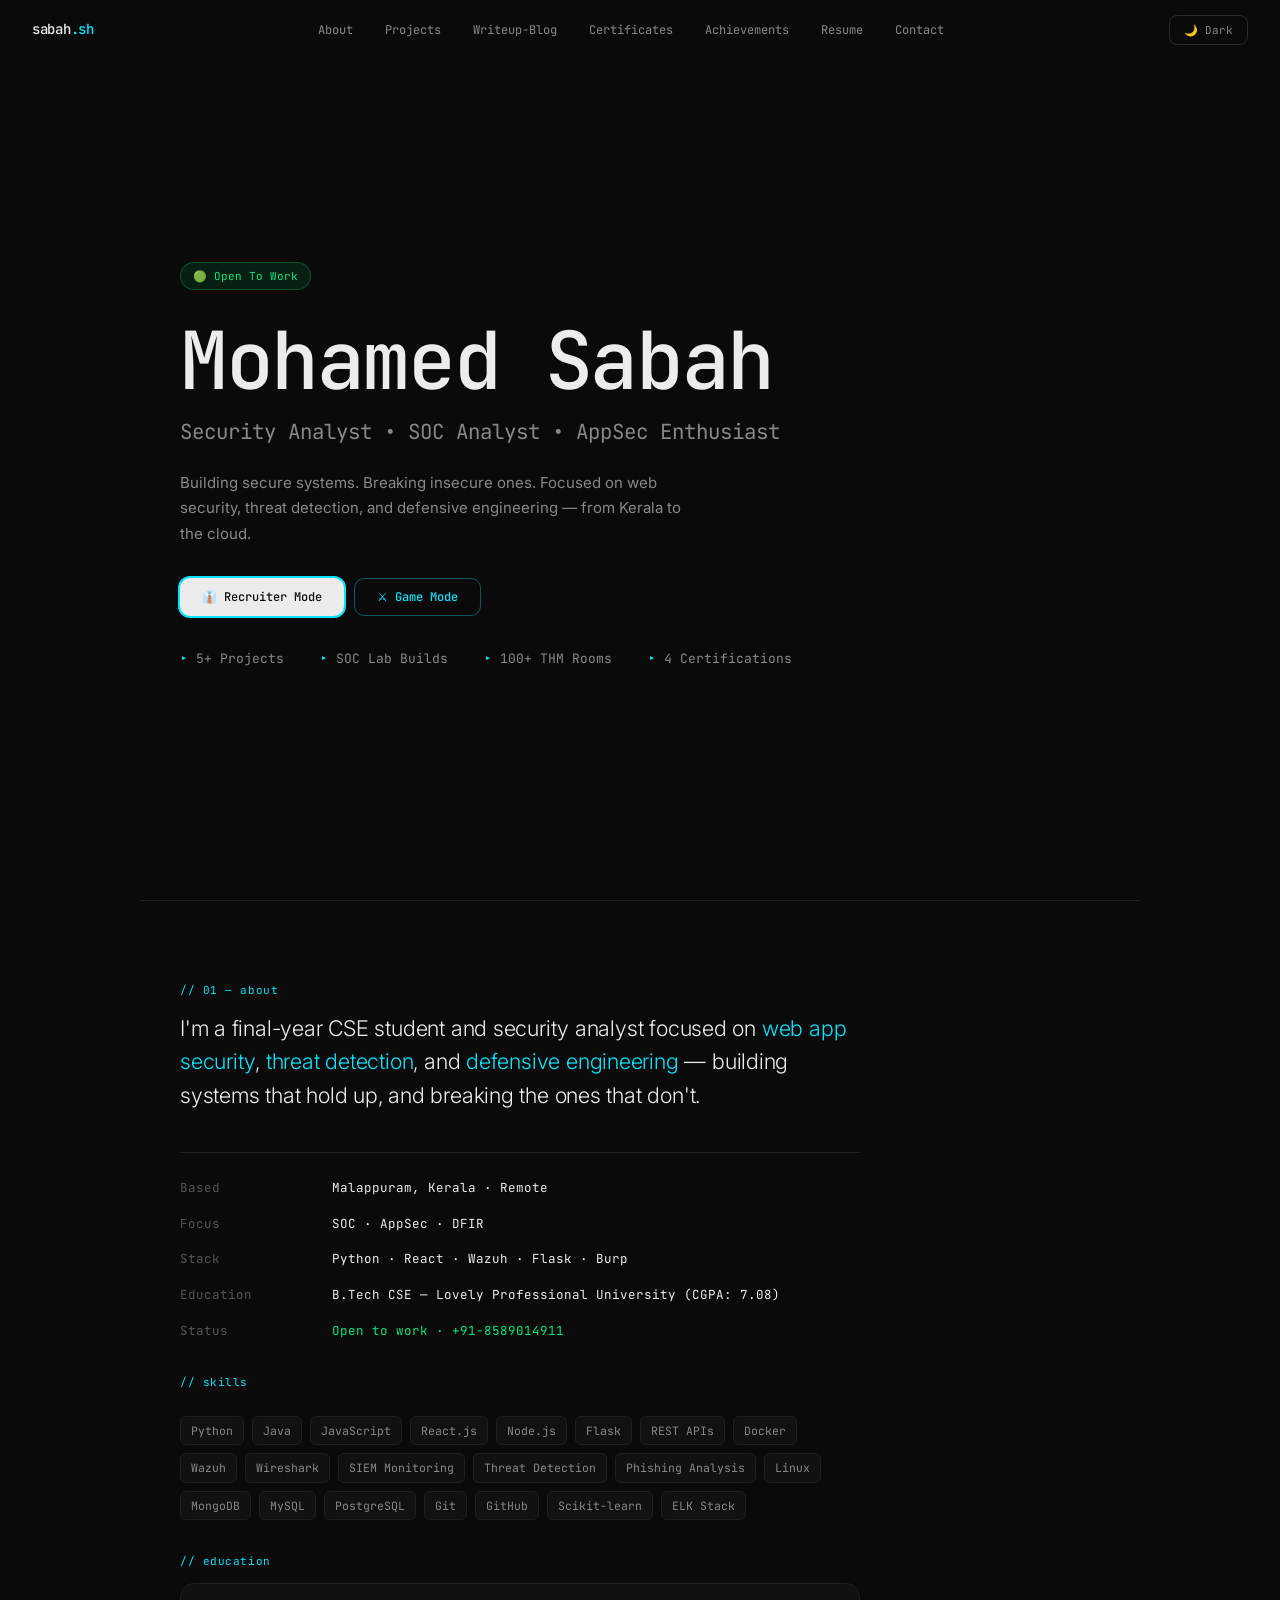
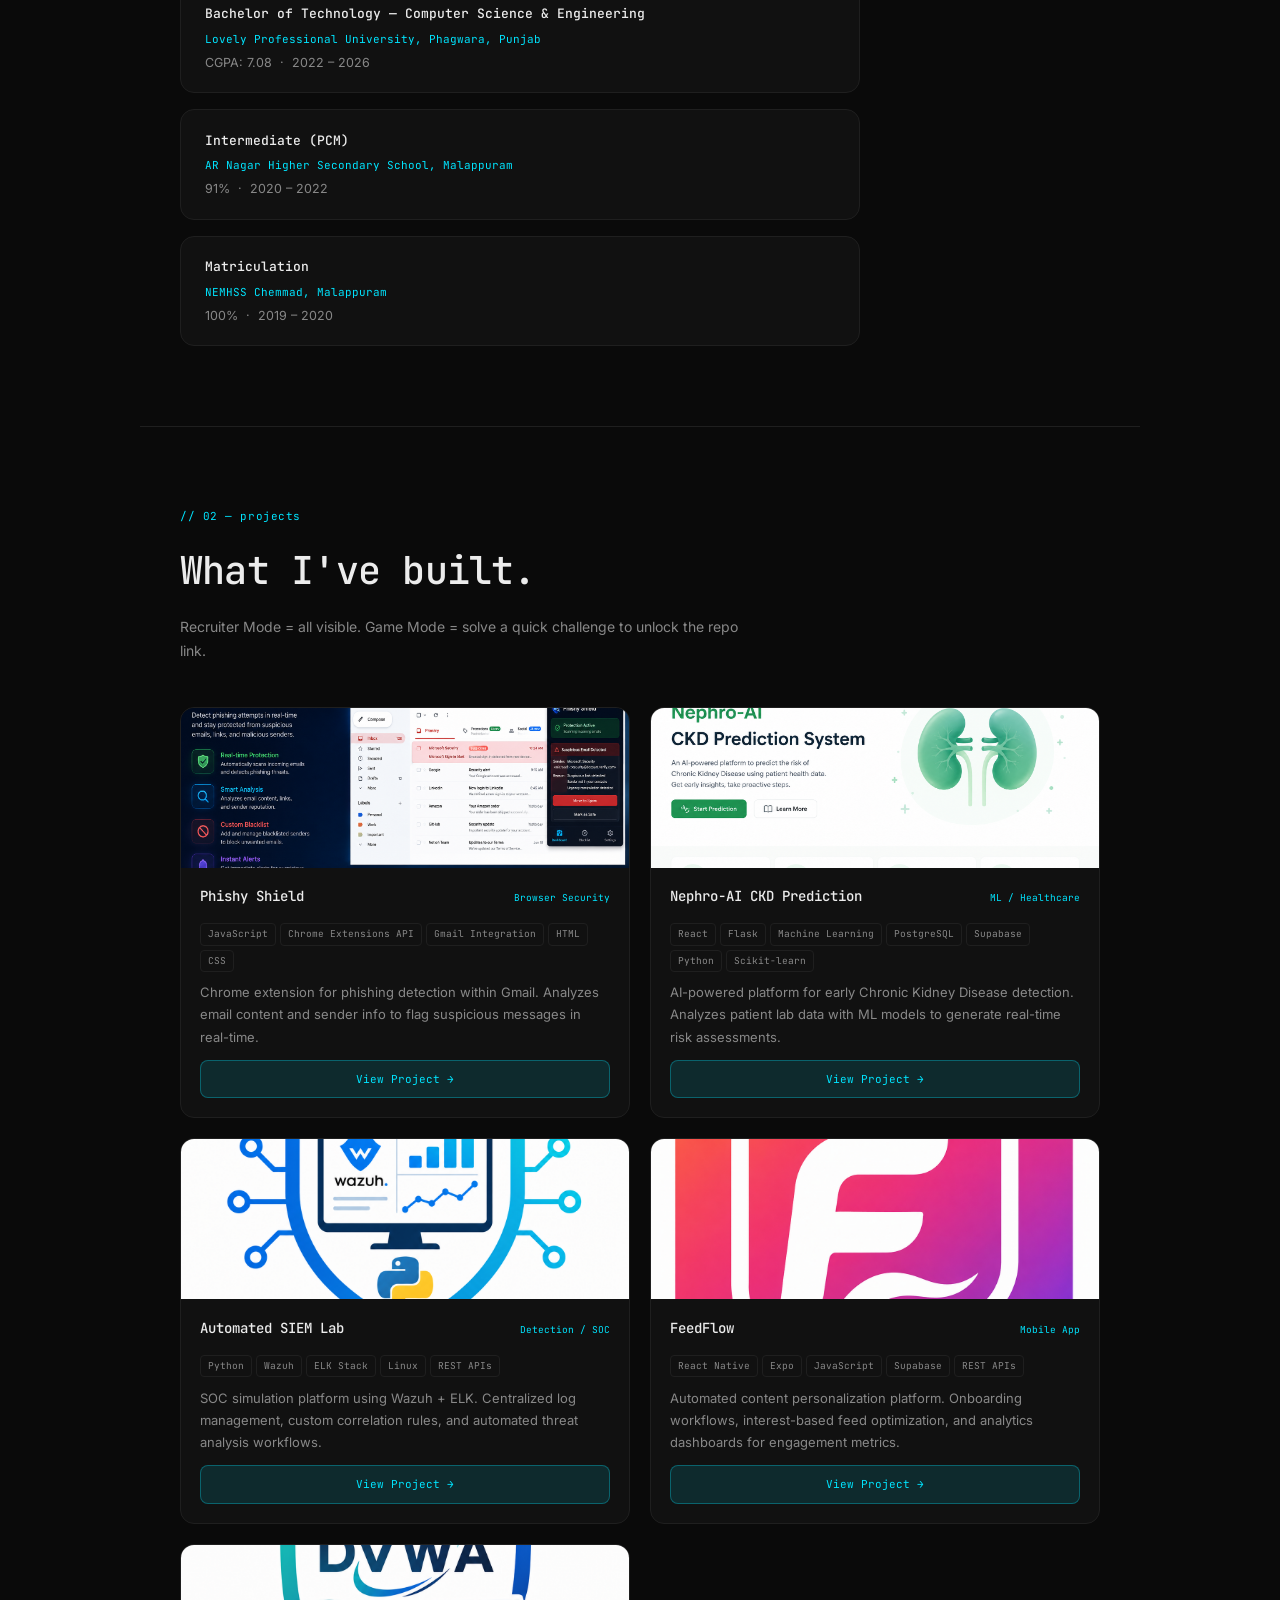
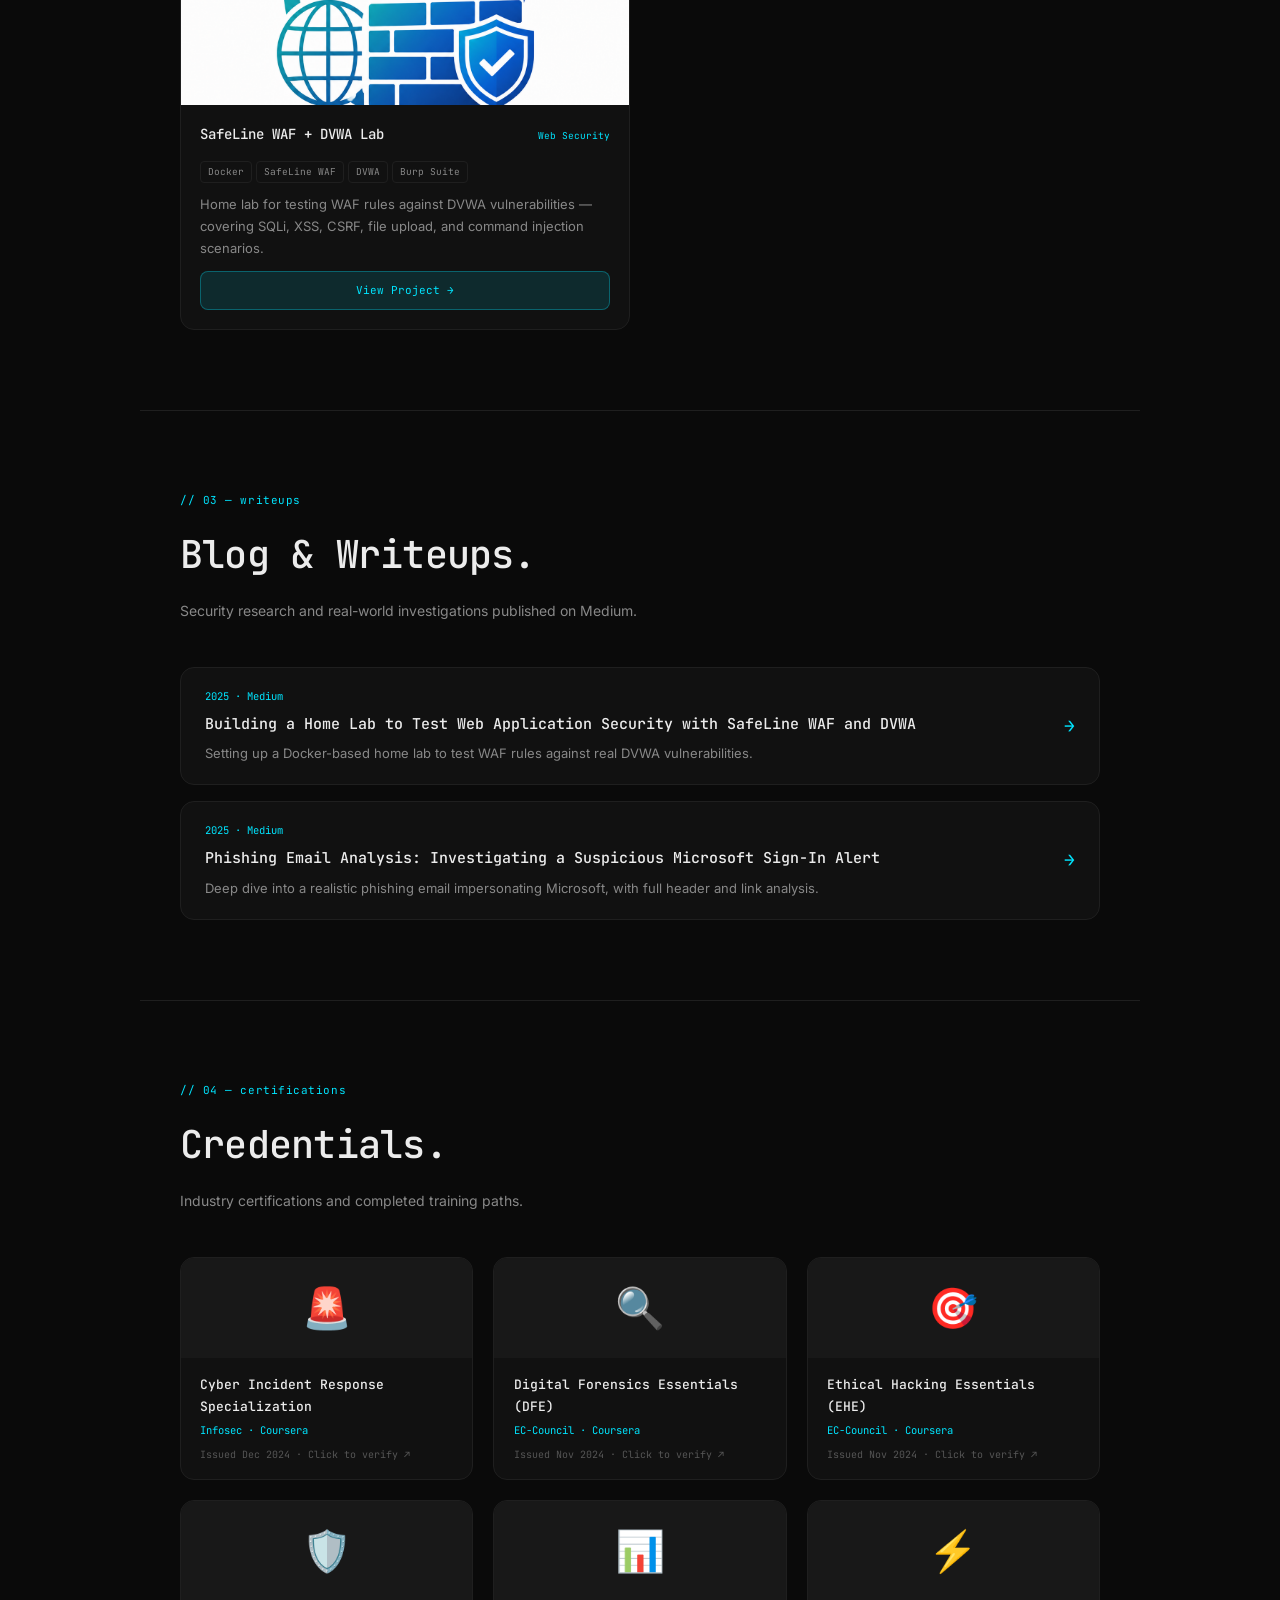
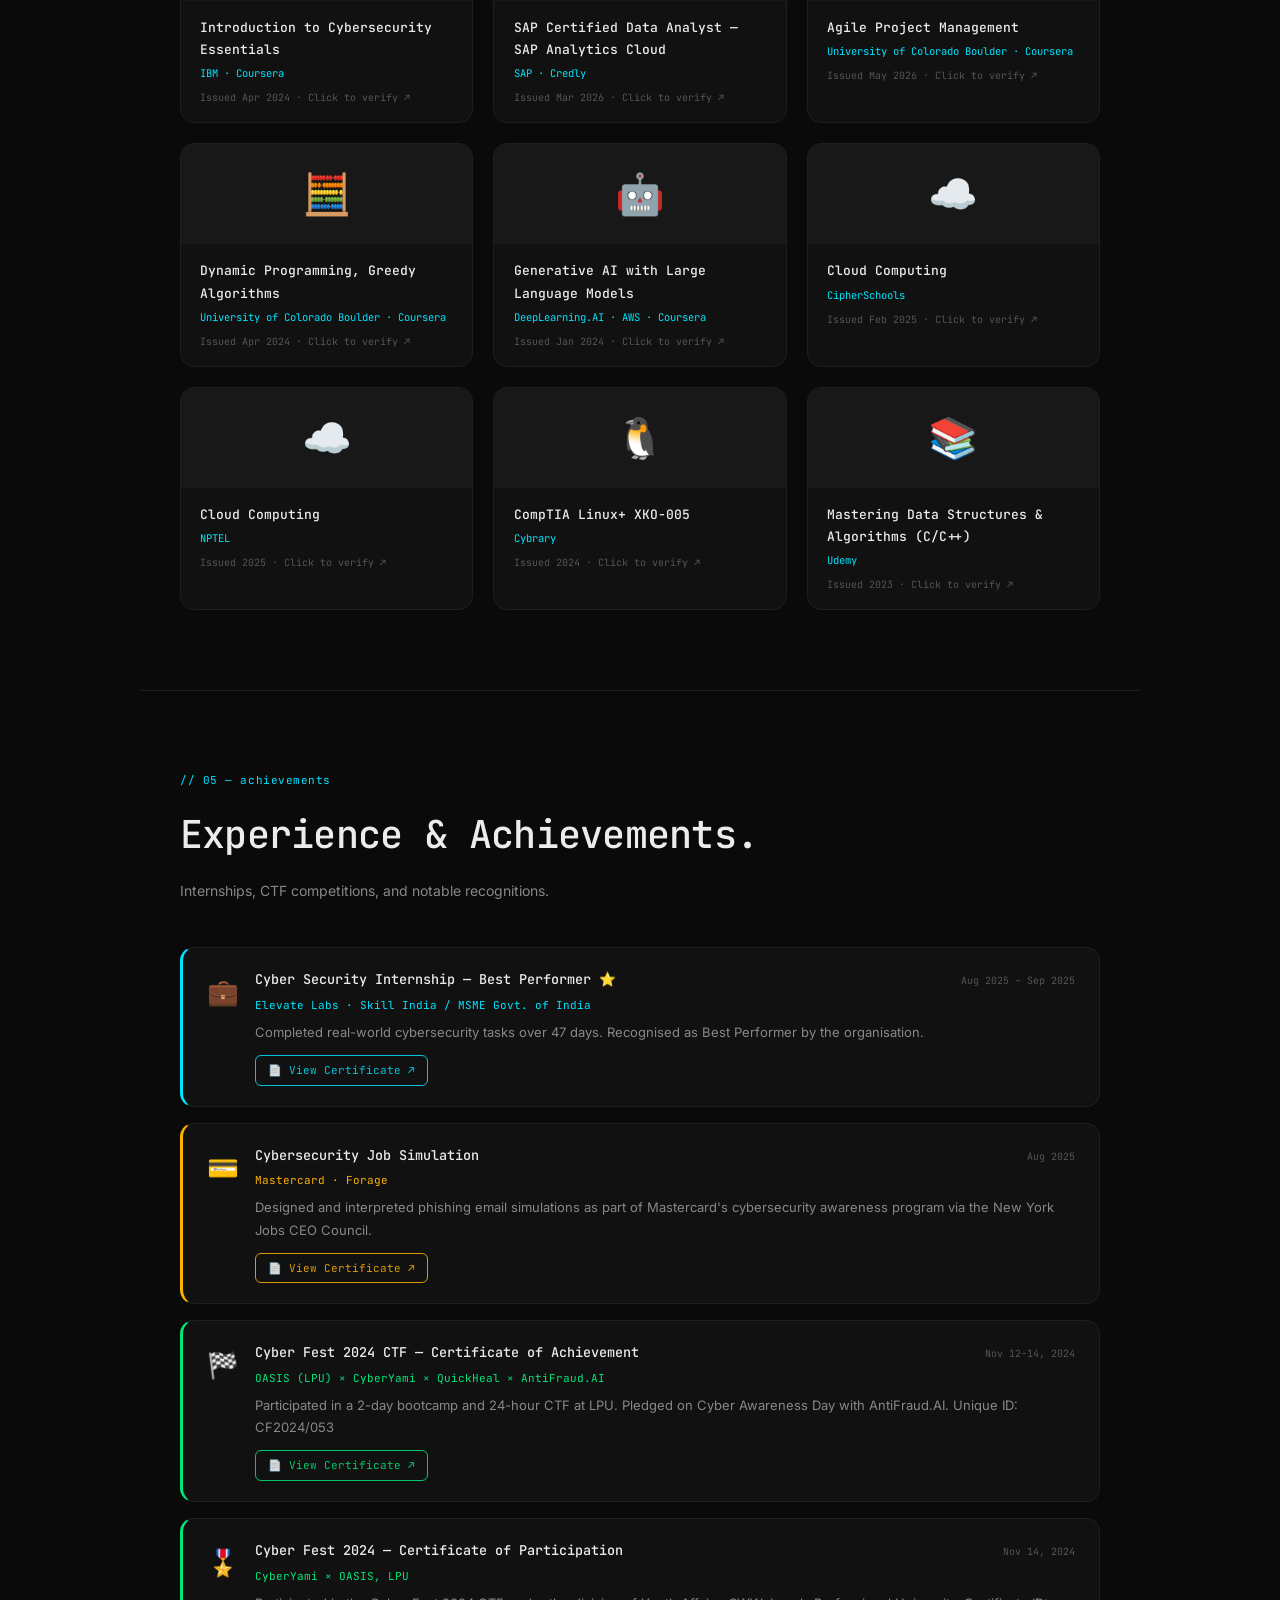
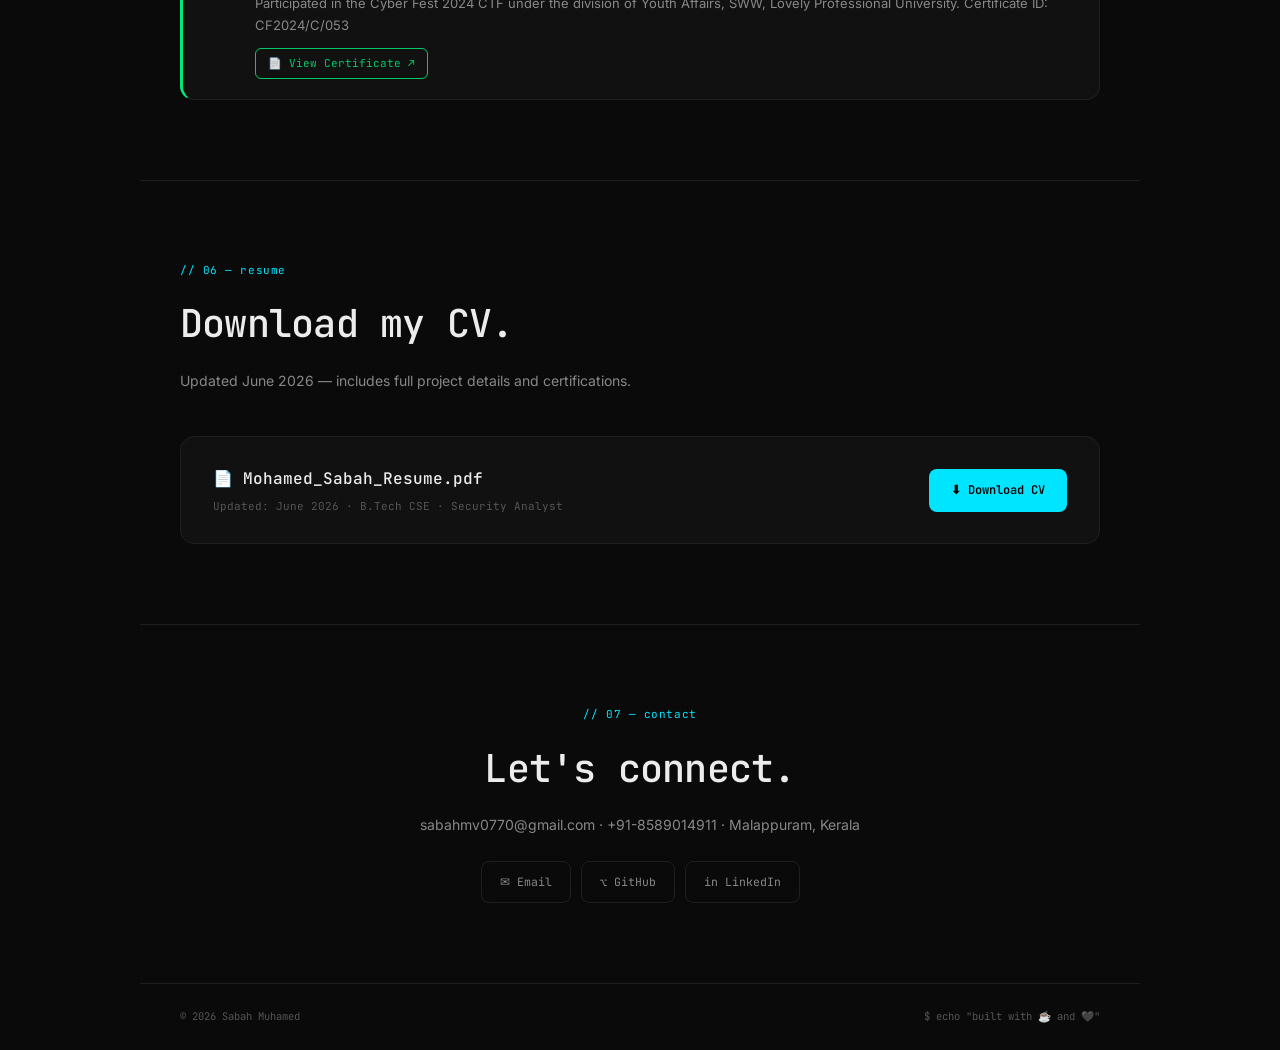
<file: sabah_portfolio (2).html>
<!DOCTYPE html>
<html lang="en">

<head>
  <meta charset="UTF-8" />
  <meta name="viewport" content="width=device-width,initial-scale=1" />
  <title>Mohamed Sabah MV — Security Analyst</title>
  <link
    href="https://fonts.googleapis.com/css2?family=JetBrains+Mono:ital,wght@0,300;0,400;0,500;0,600;0,700;1,400&family=Inter:wght@300;400;500;600&display=swap"
    rel="stylesheet" />
  <style>
    :root {
      --bg: #0a0a0a;
      --bg2: #111;
      --bg3: #181818;
      --bg4: #1e1e1e;
      --border: #1f1f1f;
      --border2: #2a2a2a;
      --border3: #333;
      --text: #ececec;
      --text2: #888;
      --text3: #555;
      --cyan: #00e5ff;
      --cyan-dim: rgba(0, 229, 255, .12);
      --red: #ff4747;
      --red-dim: rgba(255, 71, 71, .1);
      --green: #00e87a;
      --green-dim: rgba(0, 232, 122, .1);
      --amber: #ffb300;
      --amber-dim: rgba(255, 179, 0, .1);
      --r: 10px;
      --r2: 14px
    }

    [data-theme="light"] {
      --bg: #f7f7f7;
      --bg2: #fff;
      --bg3: #f0f0f0;
      --bg4: #e8e8e8;
      --border: #e2e2e2;
      --border2: #d0d0d0;
      --border3: #bbb;
      --text: #111;
      --text2: #555;
      --text3: #999;
      --cyan: #0077cc;
      --cyan-dim: rgba(0, 119, 204, .08);
      --red: #c22;
      --green: #118844;
      --amber: #960
    }

    * {
      margin: 0;
      padding: 0;
      box-sizing: border-box
    }

    html {
      scroll-behavior: smooth
    }

    body {
      background: var(--bg);
      color: var(--text);
      font-family: 'Inter', sans-serif;
      font-size: 15px;
      line-height: 1.7;
      overflow-x: hidden
    }

    ::selection {
      background: var(--cyan-dim);
      color: var(--cyan)
    }

    ::-webkit-scrollbar {
      width: 6px
    }

    ::-webkit-scrollbar-thumb {
      background: var(--border2);
      border-radius: 3px
    }

    ::-webkit-scrollbar-track {
      background: var(--bg)
    }

    #nav {
      position: fixed;
      top: 0;
      left: 0;
      right: 0;
      z-index: 900;
      height: 60px;
      display: flex;
      align-items: center;
      justify-content: space-between;
      padding: 0 2rem;
      transition: all .3s
    }

    #nav.scrolled {
      background: rgba(10, 10, 10, .85);
      border-bottom: 1px solid var(--border);
      backdrop-filter: blur(16px)
    }

    [data-theme="light"] #nav.scrolled {
      background: rgba(247, 247, 247, .9)
    }

    .nav-logo {
      font-family: 'JetBrains Mono', monospace;
      font-size: 14px;
      color: var(--text);
      text-decoration: none;
      letter-spacing: -.02em;
      font-weight: 500
    }

    .nav-logo em {
      color: var(--cyan);
      font-style: normal
    }

    .nav-links {
      display: flex;
      align-items: center;
      gap: 4px;
      font-family: 'JetBrains Mono', monospace;
      font-size: 12px
    }

    .nav-links a {
      color: var(--text2);
      text-decoration: none;
      padding: 7px 14px;
      border-radius: 6px;
      transition: all .2s;
      cursor: pointer
    }

    .nav-links a:hover {
      color: var(--text);
      background: var(--bg2)
    }

    .nav-links a.active {
      color: var(--cyan);
      background: var(--cyan-dim)
    }

    .nav-right {
      display: flex;
      align-items: center;
      gap: 8px
    }

    .btn-nav {
      font-family: 'JetBrains Mono', monospace;
      font-size: 11px;
      padding: 7px 14px;
      border-radius: 8px;
      cursor: pointer;
      border: 1px solid var(--border2);
      background: transparent;
      color: var(--text2);
      transition: all .2s
    }

    .btn-nav:hover {
      border-color: var(--text3);
      color: var(--text)
    }

    .hero {
      min-height: 100vh;
      display: flex;
      flex-direction: column;
      justify-content: center;
      padding: 6rem 2.5rem 4rem;
      max-width: 1000px;
      margin: 0 auto
    }

    .hero-badge {
      display: inline-flex;
      align-items: center;
      gap: 6px;
      font-family: 'JetBrains Mono', monospace;
      font-size: 11px;
      color: var(--green);
      border: 1px solid rgba(0, 232, 122, .25);
      background: var(--green-dim);
      padding: 4px 12px;
      border-radius: 20px;
      margin-bottom: 1.75rem;
      width: fit-content
    }

    .hero h1 {
      font-family: 'JetBrains Mono', monospace;
      font-size: clamp(2.6rem, 7vw, 5rem);
      font-weight: 500;
      line-height: 1.05;
      letter-spacing: -.03em;
      margin-bottom: .75rem
    }

    .hero h2 {
      font-family: 'JetBrains Mono', monospace;
      font-size: clamp(1rem, 2vw, 1.3rem);
      font-weight: 400;
      color: var(--text2);
      margin-bottom: 1.25rem
    }

    .hero p {
      color: var(--text2);
      max-width: 520px;
      font-size: 15px;
      margin-bottom: 2rem
    }

    .mode-switch {
      display: flex;
      gap: 10px;
      margin-bottom: 2rem
    }

    .mode-switch button {
      font-family: 'JetBrains Mono', monospace;
      font-size: 12px;
      padding: 10px 22px;
      border-radius: var(--r);
      cursor: pointer;
      font-weight: 500
    }

    #recruiterBtn {
      background: var(--text);
      color: var(--bg);
      border: none
    }

    #recruiterBtn.active {
      box-shadow: 0 0 0 2px var(--cyan)
    }

    #gameBtn {
      background: transparent;
      color: var(--cyan);
      border: 1px solid rgba(0, 229, 255, .35)
    }

    #gameBtn.active {
      background: var(--cyan-dim);
      border-color: var(--cyan)
    }

    .stats {
      display: flex;
      flex-wrap: wrap;
      gap: 20px 36px;
      font-family: 'JetBrains Mono', monospace;
      font-size: 13px;
      color: var(--text2)
    }

    .stats div::before {
      content: "▸ ";
      color: var(--cyan)
    }

    .sec {
      padding: 5rem 2.5rem;
      max-width: 1000px;
      margin: 0 auto;
      border-top: 1px solid var(--border)
    }

    .ey {
      font-family: 'JetBrains Mono', monospace;
      font-size: 11px;
      color: var(--cyan);
      margin-bottom: .75rem;
      letter-spacing: .05em
    }

    .sec-title {
      font-family: 'JetBrains Mono', monospace;
      font-size: clamp(1.7rem, 4vw, 2.4rem);
      font-weight: 500;
      letter-spacing: -.02em;
      margin-bottom: .75rem
    }

    .sec-sub {
      color: var(--text2);
      max-width: 560px;
      margin-bottom: 2.75rem;
      font-size: 14px
    }

    .about-wrap {
      max-width: 680px
    }

    .about-lead {
      font-size: 1.35rem;
      line-height: 1.55;
      font-weight: 300;
      color: var(--text);
      margin-bottom: 2.5rem;
      letter-spacing: -.01em
    }

    .about-lead em {
      color: var(--cyan);
      font-style: normal
    }

    .about-meta {
      display: grid;
      grid-template-columns: 120px 1fr;
      gap: .9rem 2rem;
      font-family: 'JetBrains Mono', monospace;
      font-size: 12.5px;
      padding-top: 1.5rem;
      border-top: 1px solid var(--border)
    }

    .about-meta dt {
      color: var(--text3)
    }

    .about-meta dd {
      color: var(--text);
      margin: 0
    }

    /* Skills section */
    .skills-grid {
      display: flex;
      flex-wrap: wrap;
      gap: 8px;
      margin-top: 1.5rem
    }

    .skill-tag {
      font-family: 'JetBrains Mono', monospace;
      font-size: 11.5px;
      color: var(--text2);
      border: 1px solid var(--border);
      padding: 4px 10px;
      border-radius: 6px;
      background: var(--bg2)
    }

    /* Education section */
    .edu-list {
      display: flex;
      flex-direction: column;
      gap: 1rem;
      margin-top: .5rem
    }

    .edu-card {
      background: var(--bg2);
      border: 1px solid var(--border);
      border-radius: var(--r2);
      padding: 1.2rem 1.5rem
    }

    .edu-degree {
      font-family: 'JetBrains Mono', monospace;
      font-size: 13px;
      font-weight: 500
    }

    .edu-school {
      font-family: 'JetBrains Mono', monospace;
      font-size: 11px;
      color: var(--cyan);
      margin: .3rem 0 .2rem
    }

    .edu-detail {
      font-size: 12.5px;
      color: var(--text2)
    }

    .locked-btn {
      display: inline-flex;
      align-items: center;
      gap: 8px;
      padding: 11px 22px;
      border-radius: 8px;
      font-family: 'JetBrains Mono', monospace;
      font-size: 12px;
      cursor: pointer;
      background: var(--red-dim);
      border: 1px solid rgba(255, 71, 71, .3);
      color: var(--red)
    }

    .project-grid {
      display: grid;
      grid-template-columns: 1fr 1fr;
      gap: 1.25rem
    }

    .pj-card {
      background: var(--bg2);
      border: 1px solid var(--border);
      border-radius: var(--r2);
      overflow: hidden;
      transition: all .28s;
      display: flex;
      flex-direction: column
    }

    .pj-card:hover {
      border-color: var(--border2);
      transform: translateY(-3px)
    }

    .pj-img {
      width: 100%;
      height: 160px;
      object-fit: cover;
      display: block;
      background: var(--bg3)
    }

    .pj-header {
      padding: 1.1rem 1.2rem .5rem
    }

    .pj-title-row {
      display: flex;
      justify-content: space-between;
      align-items: baseline;
      margin-bottom: .4rem;
      gap: .5rem
    }

    .pj-name {
      font-family: 'JetBrains Mono', monospace;
      font-size: 14px;
      font-weight: 500
    }

    .pj-category {
      font-family: 'JetBrains Mono', monospace;
      font-size: 9.5px;
      color: var(--cyan)
    }

    .pj-stack {
      display: flex;
      flex-wrap: wrap;
      gap: 4px;
      padding: 0 1.2rem .6rem
    }

    .pj-tag {
      font-family: 'JetBrains Mono', monospace;
      font-size: 9.5px;
      color: var(--text2);
      border: 1px solid var(--border);
      padding: 2px 7px;
      border-radius: 4px
    }

    .pj-body {
      padding: 0 1.2rem 1.2rem;
      font-size: 13px;
      color: var(--text2);
      flex: 1;
      display: flex;
      flex-direction: column
    }

    .pj-desc {
      margin-bottom: .75rem;
      flex: 1
    }

    .pj-btn {
      padding: 9px;
      border-radius: 8px;
      font-family: 'JetBrains Mono', monospace;
      font-size: 11px;
      cursor: pointer;
      text-align: center;
      display: block;
      text-decoration: none;
      margin-top: auto;
      border: 1px solid var(--border);
      background: transparent;
      color: var(--text2)
    }

    .pj-btn.open {
      background: var(--cyan-dim);
      border-color: rgba(0, 229, 255, .3);
      color: var(--cyan)
    }

    .pj-btn.solve {
      background: var(--red-dim);
      border-color: rgba(255, 71, 71, .3);
      color: var(--red)
    }

    .blog-list {
      display: flex;
      flex-direction: column;
      gap: 1rem
    }

    .blog-card {
      background: var(--bg2);
      border: 1px solid var(--border);
      border-radius: var(--r2);
      padding: 1.25rem 1.5rem;
      display: flex;
      justify-content: space-between;
      align-items: center;
      gap: 1rem;
      transition: all .25s;
      text-decoration: none;
      color: inherit
    }

    .blog-card:hover {
      border-color: var(--cyan);
      transform: translateX(4px)
    }

    .blog-meta {
      font-family: 'JetBrains Mono', monospace;
      font-size: 10.5px;
      color: var(--cyan);
      margin-bottom: .4rem
    }

    .blog-title {
      font-family: 'JetBrains Mono', monospace;
      font-size: 15px;
      font-weight: 500;
      margin-bottom: .3rem
    }

    .blog-desc {
      font-size: 13px;
      color: var(--text2)
    }

    .blog-arrow {
      font-family: 'JetBrains Mono', monospace;
      color: var(--cyan);
      font-size: 18px
    }

    .locked-blog {
      filter: blur(3px);
      pointer-events: none;
      user-select: none
    }

    .cert-grid {
      display: grid;
      grid-template-columns: repeat(auto-fill, minmax(240px, 1fr));
      gap: 1.25rem
    }

    .cert-card {
      background: var(--bg2);
      border: 1px solid var(--border);
      border-radius: var(--r2);
      overflow: hidden;
      transition: all .25s;
      text-decoration: none;
      display: block;
      color: inherit
    }

    .cert-card:hover {
      border-color: var(--amber);
      transform: translateY(-3px)
    }

    .cert-body {
      padding: 1rem 1.2rem
    }

    .cert-name {
      font-family: 'JetBrains Mono', monospace;
      font-size: 13px;
      font-weight: 500;
      margin-bottom: .25rem
    }

    .cert-issuer {
      font-family: 'JetBrains Mono', monospace;
      font-size: 10.5px;
      color: var(--cyan)
    }

    .cert-date {
      font-family: 'JetBrains Mono', monospace;
      font-size: 10px;
      color: var(--text3);
      margin-top: .4rem
    }

    .cert-icon {
      width: 100%;
      height: 100px;
      display: flex;
      align-items: center;
      justify-content: center;
      background: var(--bg3);
      font-size: 2.5rem
    }

    .resume-card {
      background: var(--bg2);
      border: 1px solid var(--border);
      border-radius: var(--r2);
      padding: 1.75rem 2rem;
      display: flex;
      align-items: center;
      justify-content: space-between;
      flex-wrap: wrap;
      gap: 1rem
    }

    .resume-title {
      font-family: 'JetBrains Mono', monospace;
      font-size: 16px;
      font-weight: 500
    }

    .resume-meta {
      font-family: 'JetBrains Mono', monospace;
      font-size: 11px;
      color: var(--text3);
      margin-top: 4px
    }

    .resume-dl {
      background: var(--cyan);
      color: #000;
      border: none;
      border-radius: 8px;
      padding: 11px 22px;
      font-family: 'JetBrains Mono', monospace;
      font-size: 12px;
      font-weight: 600;
      cursor: pointer;
      text-decoration: none;
      display: inline-block
    }

    .contact-center {
      text-align: center;
      max-width: 520px;
      margin: 0 auto
    }

    .social-row {
      display: flex;
      justify-content: center;
      gap: 10px;
      flex-wrap: wrap;
      margin-top: 1.5rem
    }

    .social-btn {
      display: inline-flex;
      align-items: center;
      gap: 6px;
      padding: 10px 18px;
      border: 1px solid var(--border);
      border-radius: 8px;
      font-family: 'JetBrains Mono', monospace;
      font-size: 11.5px;
      color: var(--text2);
      text-decoration: none;
      transition: all .2s
    }

    .social-btn:hover {
      border-color: var(--cyan);
      color: var(--cyan)
    }

    footer {
      border-top: 1px solid var(--border);
      padding: 1.5rem 2.5rem;
      font-family: 'JetBrains Mono', monospace;
      font-size: 10.5px;
      color: var(--text3);
      display: flex;
      justify-content: space-between;
      max-width: 1000px;
      margin: 0 auto;
      flex-wrap: wrap;
      gap: .5rem
    }

    .overlay {
      position: fixed;
      inset: 0;
      z-index: 1000;
      background: rgba(0, 0, 0, .82);
      display: none;
      align-items: center;
      justify-content: center;
      padding: 1.25rem;
      backdrop-filter: blur(6px)
    }

    .overlay.on {
      display: flex
    }

    .modal {
      background: var(--bg2);
      border: 1px solid var(--border2);
      border-radius: var(--r2);
      padding: 2rem;
      width: 100%;
      max-width: 500px;
      position: relative;
      font-family: 'JetBrains Mono', monospace;
      max-height: 90vh;
      overflow-y: auto
    }

    .modal-x {
      position: absolute;
      top: 1rem;
      right: 1rem;
      background: transparent;
      border: none;
      color: var(--text3);
      font-size: 18px;
      cursor: pointer
    }

    .m-tag {
      display: inline-block;
      font-size: 10px;
      color: var(--cyan);
      border: 1px solid rgba(0, 229, 255, .3);
      background: var(--cyan-dim);
      padding: 3px 9px;
      border-radius: 4px;
      margin-bottom: .75rem
    }

    .m-title {
      font-size: 16px;
      font-weight: 600;
      margin-bottom: .5rem
    }

    .m-desc {
      font-size: 12px;
      color: var(--text2);
      line-height: 1.7;
      margin-bottom: 1rem
    }

    .m-code {
      background: var(--bg3);
      border: 1px solid var(--border);
      border-radius: 8px;
      padding: 1rem 1.1rem;
      font-size: 12px;
      color: var(--green);
      line-height: 1.9;
      white-space: pre-wrap;
      margin-bottom: 1rem
    }

    .m-input {
      width: 100%;
      background: var(--bg3);
      border: 1px solid var(--border);
      border-radius: 8px;
      padding: 10px 14px;
      font-family: 'JetBrains Mono', monospace;
      font-size: 12px;
      color: var(--text);
      outline: none;
      margin-bottom: .6rem
    }

    .m-input:focus {
      border-color: var(--cyan)
    }

    .m-row {
      display: flex;
      gap: 8px;
      flex-wrap: wrap
    }

    .m-submit {
      background: var(--cyan);
      color: #000;
      border: none;
      border-radius: 8px;
      padding: 10px 18px;
      font-family: 'JetBrains Mono', monospace;
      font-size: 12px;
      font-weight: 600;
      cursor: pointer;
      flex: 1;
      min-width: 90px
    }

    .m-hint-btn,
    .m-reveal-btn {
      background: transparent;
      border: 1px solid var(--border2);
      border-radius: 8px;
      padding: 10px 14px;
      font-family: 'JetBrains Mono', monospace;
      font-size: 11px;
      cursor: pointer
    }

    .m-hint-btn {
      color: var(--amber);
      border-color: rgba(255, 179, 0, .3)
    }

    .m-reveal-btn {
      color: var(--green);
      border-color: rgba(0, 232, 122, .3)
    }

    .m-hint,
    .m-reveal {
      display: none;
      margin-top: .75rem;
      border-radius: 8px;
      padding: .9rem 1rem;
      font-size: 11.5px
    }

    .m-hint {
      background: var(--amber-dim);
      border: 1px solid rgba(255, 179, 0, .25);
      color: var(--amber)
    }

    .m-reveal {
      background: var(--green-dim);
      border: 1px solid rgba(0, 232, 122, .25);
      color: var(--green);
      word-break: break-all
    }

    .m-hint.on,
    .m-reveal.on {
      display: block
    }

    .m-err {
      display: none;
      font-size: 11.5px;
      color: var(--red);
      margin-top: .5rem
    }

    .m-err.on {
      display: block
    }

    .m-success {
      display: none;
      text-align: center;
      padding: 1rem 0
    }

    .m-success.on {
      display: block
    }

    .flag-label {
      font-size: 1.5rem;
      font-weight: 700;
      color: var(--green);
      margin-bottom: .4rem
    }

    .rv {
      opacity: 0;
      transform: translateY(18px);
      transition: opacity .5s, transform .5s
    }

    .rv.in {
      opacity: 1;
      transform: none
    }

    @media(max-width:768px) {
      #nav {
        padding: 0 1rem
      }

      .nav-links {
        display: none
      }

      .hero {
        padding: 5rem 1.5rem 3rem
      }

      .sec {
        padding: 3.5rem 1.5rem
      }

      .project-grid {
        grid-template-columns: 1fr
      }

      .about-meta {
        grid-template-columns: 1fr;
        gap: .4rem 0
      }

      .about-meta dt {
        margin-top: .6rem
      }
    }
  </style>
</head>

<body>

  <nav id="nav">
    <a href="#top" class="nav-logo" data-nav>sabah<em>.sh</em></a>
    <div class="nav-links">
      <a data-nav href="#about">About</a>
      <a data-nav href="#projects">Projects</a>
      <a data-nav href="#blog">Writeup-Blog</a>
      <a data-nav href="#certificates">Certificates</a>
      <a data-nav href="#achievements">Achievements</a>
      <a data-nav href="#resume">Resume</a>
      <a data-nav href="#contact">Contact</a>
    </div>
    <div class="nav-right">
      <button id="themeBtn" class="btn-nav" onclick="toggleTheme()">🌙 Dark</button>
    </div>
  </nav>

  <section class="hero" id="top">
    <div class="hero-badge">🟢 Open To Work</div>
    <h1>Mohamed Sabah </h1>
    <h2>Security Analyst • SOC Analyst • AppSec Enthusiast</h2>
    <p>Building secure systems. Breaking insecure ones. Focused on web security, threat detection, and defensive
      engineering — from Kerala to the cloud.</p>
    <div class="mode-switch">
      <button id="recruiterBtn" class="active" onclick="setMode('recruiter')">👔 Recruiter Mode</button>
      <button id="gameBtn" onclick="setMode('game')">⚔ Game Mode</button>
    </div>
    <div class="stats">
      <div>5+ Projects</div>
      <div>SOC Lab Builds</div>
      <div>100+ THM Rooms</div>
      <div>4 Certifications</div>
    </div>
  </section>

  <section class="sec" id="about">
    <div class="ey">// 01 — about</div>
    <div class="about-wrap">
      <p class="about-lead">
        I'm a final-year CSE student and security analyst focused on <em>web app security</em>, <em>threat
          detection</em>, and <em>defensive engineering</em> — building systems that hold up, and breaking the ones that
        don't.
      </p>
      <dl class="about-meta">
        <dt>Based</dt>
        <dd>Malappuram, Kerala · Remote</dd>
        <dt>Focus</dt>
        <dd>SOC · AppSec · DFIR</dd>
        <dt>Stack</dt>
        <dd>Python · React · Wazuh · Flask · Burp</dd>
        <dt>Education</dt>
        <dd>B.Tech CSE — Lovely Professional University (CGPA: 7.08)</dd>
        <dt>Status</dt>
        <dd style="color:var(--green)">Open to work · +91-8589014911</dd>
      </dl>

      <div style="margin-top:2rem">
        <div class="ey" style="margin-bottom:.5rem">// skills</div>
        <div class="skills-grid">
          <span class="skill-tag">Python</span>
          <span class="skill-tag">Java</span>
          <span class="skill-tag">JavaScript</span>
          <span class="skill-tag">React.js</span>
          <span class="skill-tag">Node.js</span>
          <span class="skill-tag">Flask</span>
          <span class="skill-tag">REST APIs</span>
          <span class="skill-tag">Docker</span>
          <span class="skill-tag">Wazuh</span>
          <span class="skill-tag">Wireshark</span>
          <span class="skill-tag">SIEM Monitoring</span>
          <span class="skill-tag">Threat Detection</span>
          <span class="skill-tag">Phishing Analysis</span>
          <span class="skill-tag">Linux</span>
          <span class="skill-tag">MongoDB</span>
          <span class="skill-tag">MySQL</span>
          <span class="skill-tag">PostgreSQL</span>
          <span class="skill-tag">Git</span>
          <span class="skill-tag">GitHub</span>
          <span class="skill-tag">Scikit-learn</span>
          <span class="skill-tag">ELK Stack</span>
        </div>
      </div>

      <div style="margin-top:2rem">
        <div class="ey" style="margin-bottom:.75rem">// education</div>
        <div class="edu-list">
          <div class="edu-card rv">
            <div class="edu-degree">Bachelor of Technology — Computer Science &amp; Engineering</div>
            <div class="edu-school">Lovely Professional University, Phagwara, Punjab</div>
            <div class="edu-detail">CGPA: 7.08 &nbsp;·&nbsp; 2022 – 2026</div>
          </div>
          <div class="edu-card rv">
            <div class="edu-degree">Intermediate (PCM)</div>
            <div class="edu-school">AR Nagar Higher Secondary School, Malappuram</div>
            <div class="edu-detail">91% &nbsp;·&nbsp; 2020 – 2022</div>
          </div>
          <div class="edu-card rv">
            <div class="edu-degree">Matriculation</div>
            <div class="edu-school">NEMHSS Chemmad, Malappuram</div>
            <div class="edu-detail">100% &nbsp;·&nbsp; 2019 – 2020</div>
          </div>
        </div>
      </div>
    </div>
  </section>

  <section class="sec" id="projects">
    <div class="ey">// 02 — projects</div>
    <h2 class="sec-title">What I've built.</h2>
    <p class="sec-sub">Recruiter Mode = all visible. Game Mode = solve a quick challenge to unlock the repo link.</p>
    <div class="project-grid" id="projectGrid"></div>
  </section>

  <section class="sec" id="blog">
    <div class="ey">// 03 — writeups</div>
    <h2 class="sec-title">Blog &amp; Writeups.</h2>
    <p class="sec-sub">Security research and real-world investigations published on Medium.</p>
    <div class="blog-list" id="blogList"></div>
  </section>

  <section class="sec" id="certificates">
    <div class="ey">// 04 — certifications</div>
    <h2 class="sec-title">Credentials.</h2>
    <p class="sec-sub">Industry certifications and completed training paths.</p>
    <div class="cert-grid" id="certGrid"></div>
  </section>

  <section class="sec" id="achievements">
    <div class="ey">// 05 — achievements</div>
    <h2 class="sec-title">Experience &amp; Achievements.</h2>
    <p class="sec-sub">Internships, CTF competitions, and notable recognitions.</p>
    <div id="achievementsContent"></div>
  </section>

  <section class="sec" id="resume">
    <div class="ey">// 06 — resume</div>
    <h2 class="sec-title">Download my CV.</h2>
    <p class="sec-sub">Updated June 2026 — includes full project details and certifications.</p>
    <div id="resumeContent"></div>
  </section>

  <section class="sec" id="contact">
    <div class="contact-center">
      <div class="ey">// 07 — contact</div>
      <h2 class="sec-title">Let's connect.</h2>
      <div id="contactContent"></div>
    </div>
  </section>

  <footer>
    <span>© 2026 Sabah Muhamed</span>
    <span>$ echo "built with ☕ and 🖤"</span>
  </footer>

  <div class="overlay" id="overlay">
    <div class="modal">
      <button class="modal-x" onclick="closeModal()">✕</button>
      <div class="m-tag" id="mTag"></div>
      <div class="m-title" id="mTitle"></div>
      <div class="m-desc" id="mDesc"></div>
      <pre class="m-code" id="mCode"></pre>
      <div id="mPuzzleForm">
        <input class="m-input" id="mInput" placeholder="Enter your answer..." autocomplete="off" />
        <div class="m-row">
          <button class="m-submit" onclick="checkModalAnswer()">Submit</button>
          <button class="m-hint-btn" onclick="toggleModalHint()">💡 Hint</button>
          <button class="m-reveal-btn" onclick="revealModalAnswer()">👁 Reveal</button>
        </div>
        <div class="m-hint" id="mHint"></div>
        <div class="m-reveal" id="mReveal"></div>
        <div class="m-err" id="mErr"></div>
      </div>
      <div class="m-success" id="mSuccess">
        <div class="flag-label">🏁 FLAG CAPTURED</div>
        <div style="font-size:12px;color:var(--text2);margin-top:.5rem">The project link is now unlocked!</div>
      </div>
    </div>
  </div>

  <script>
    let gameMode = false;
    let theme = 'dark';
    let unlocked = JSON.parse(localStorage.getItem('unlocked') || '{}');
    function saveUnlocked() { localStorage.setItem('unlocked', JSON.stringify(unlocked)); }

    function setMode(m) {
      gameMode = (m === 'game');
      document.getElementById('recruiterBtn').classList.toggle('active', !gameMode);
      document.getElementById('gameBtn').classList.toggle('active', gameMode);
      renderProjects();
      renderBlog();
      renderResume();
      renderContact();
    }

    const gates = {
      blog: { challenge: 'b64', label: 'Writeups' },
      resume: { challenge: 'caesar', label: 'Resume PDF' },
      contact: { challenge: 'jwt', label: 'Contact info' }
    };

    const projects = [
      {
        id: 'phishy',
        title: 'Phishy Shield',
        category: 'Browser Security',
        tech: ['JavaScript', 'Chrome Extensions API', 'Gmail Integration', 'HTML', 'CSS'],
        desc: 'Chrome extension for phishing detection within Gmail. Analyzes email content and sender info to flag suspicious messages in real-time.',
        url: 'https://github.com/SabahMuhamed/Phishy',
        challenge: 'xss',
        img: 'images/PhishySheild.png'
      },
      {
        id: 'nephro',
        title: 'Nephro-AI CKD Prediction',
        category: 'ML / Healthcare',
        tech: ['React', 'Flask', 'Machine Learning', 'PostgreSQL', 'Supabase', 'Python', 'Scikit-learn'],
        desc: 'AI-powered platform for early Chronic Kidney Disease detection. Analyzes patient lab data with ML models to generate real-time risk assessments.',
        url: 'https://nephro-ai-jade.vercel.app',
        challenge: 'logs',
        img: 'images/nephroAI.png'
      },
      {
        id: 'siem',
        title: 'Automated SIEM Lab',
        category: 'Detection / SOC',
        tech: ['Python', 'Wazuh', 'ELK Stack', 'Linux', 'REST APIs'],
        desc: 'SOC simulation platform using Wazuh + ELK. Centralized log management, custom correlation rules, and automated threat analysis workflows.',
        url: '#',
        challenge: 'sqli',
        img: 'images/wazuhlab.png'
      },
      {
        id: 'feedflow',
        title: 'FeedFlow',
        category: 'Mobile App',
        tech: ['React Native', 'Expo', 'JavaScript', 'Supabase', 'REST APIs'],
        desc: 'Automated content personalization platform. Onboarding workflows, interest-based feed optimization, and analytics dashboards for engagement metrics.',
        url: 'https://drive.google.com/drive/folders/1xQXnUedez_KQsSAoQM3dE1ROAFk4WckT?usp=drive_link',
        challenge: 'b64',
        img: 'images/Feedflow.png'
      },
      {
        id: 'safeline',
        title: 'SafeLine WAF + DVWA Lab',
        category: 'Web Security',
        tech: ['Docker', 'SafeLine WAF', 'DVWA', 'Burp Suite'],
        desc: 'Home lab for testing WAF rules against DVWA vulnerabilities — covering SQLi, XSS, CSRF, file upload, and command injection scenarios.',
        url: 'https://medium.com/@sabahmv0770/building-a-home-lab-to-test-web-application-security-with-safeline-waf-and-dvwa-d117354bf3a2',
        challenge: 'caesar',
        img: 'images/WAFandDVWA.png'
      }
    ];

    const challengeDefs = {
      sqli: { name: 'SQL Injection', desc: 'Bypass login: SELECT * FROM users WHERE name=? AND pass=?', answer: "' or '1'='1", hint: "Use a quote to break out, then make the condition always true.", code: "SELECT * FROM users WHERE name='[INPUT]' AND pass='x'" },
      xss: { name: 'Reflected XSS', desc: 'Trigger an alert(1). What payload?', answer: '<scr' + 'ipt>alert(1)</scr' + 'ipt>', hint: 'Classic script tag that calls alert(1).', code: '<p>Hello, [INPUT]!</p>' },
      b64: { name: 'Base64 Decode', desc: 'Decode: aHR0cHM6Ly9naXRodWIuY29t', answer: 'https://github.com', hint: "Run atob('aHR0cHM6Ly9naXRodWIuY29t') in DevTools.", code: 'Input: aHR0cHM6Ly9naXRodWIuY29t' },
      logs: { name: 'Log Analysis', desc: 'Which IP is suspicious?', answer: '185.74.23.12', hint: 'Look for /etc/passwd access in the log lines.', code: '[2026-06-20] 185.74.23.12 - GET /etc/passwd\n[2026-06-20] 10.0.0.5   - GET /index.html' },
      jwt: { name: 'JWT Exploit', desc: 'What role claim value gives admin access?', answer: 'admin', hint: 'The role field accepts user-supplied values.', code: 'payload: {"user":"guest","role":"[?]"}' },
      caesar: { name: 'Caesar Cipher', desc: 'Decrypt (shift 3): khoor', answer: 'hello', hint: 'Shift each letter back by 3 positions.', code: 'ciphertext: khoor' }
    };

    function renderProjects() {
      const grid = document.getElementById('projectGrid');
      grid.innerHTML = '';
      projects.forEach(p => {
        const isUnlocked = gameMode ? !!unlocked[p.id] : true;
        const card = document.createElement('div');
        card.className = 'pj-card rv';
        let btnHTML;
        if (!gameMode) btnHTML = '<a class="pj-btn open" href="' + p.url + '" target="_blank" rel="noopener">View Project →</a>';
        else if (!isUnlocked) btnHTML = '<button class="pj-btn solve" onclick="openChallengeModal(\'' + p.id + '\')">🔐 Solve to unlock →</button>';
        else btnHTML = '<a class="pj-btn open" href="' + p.url + '" target="_blank" rel="noopener">✅ Unlocked — Open →</a>';

        card.innerHTML = `
      <img class="pj-img" src="${p.img}" alt="${p.title}" loading="lazy" />
      <div class="pj-header">
        <div class="pj-title-row"><div class="pj-name">${p.title}</div><div class="pj-category">${p.category}</div></div>
      </div>
      <div class="pj-stack">${p.tech.map(t => `<span class="pj-tag">${t}</span>`).join('')}</div>
      <div class="pj-body"><div class="pj-desc">${p.desc}</div>${btnHTML}</div>`;
        grid.appendChild(card);
      });
      observe();
    }

    const blogPosts = [
      {
        date: '2025',
        title: 'Building a Home Lab to Test Web Application Security with SafeLine WAF and DVWA',
        desc: 'Setting up a Docker-based home lab to test WAF rules against real DVWA vulnerabilities.',
        url: 'https://medium.com/@sabahmv0770/building-a-home-lab-to-test-web-application-security-with-safeline-waf-and-dvwa-d117354bf3a2'
      },
      {
        date: '2025',
        title: 'Phishing Email Analysis: Investigating a Suspicious Microsoft Sign-In Alert',
        desc: 'Deep dive into a realistic phishing email impersonating Microsoft, with full header and link analysis.',
        url: 'https://medium.com/@sabahmv0770/phishing-email-analysis-investigating-a-suspicious-microsoft-sign-in-alert-f67591d73466'
      }
    ];

    function renderBlog() {
      const list = document.getElementById('blogList');
      list.innerHTML = '';
      const locked = gameMode && !unlocked['blog'];
      blogPosts.forEach(b => {
        const a = document.createElement(locked ? 'div' : 'a');
        a.className = 'blog-card rv' + (locked ? ' locked-blog' : '');
        if (!locked) { a.href = b.url; a.target = '_blank'; a.rel = 'noopener'; }
        a.innerHTML = `<div><div class="blog-meta">${locked ? '████' : b.date} · Medium</div><div class="blog-title">${locked ? '████████████ ███████' : b.title}</div><div class="blog-desc">${locked ? '███████████████████████████████████.' : b.desc}</div></div><div class="blog-arrow">${locked ? '🔒' : '→'}</div>`;
        list.appendChild(a);
      });
      if (locked) {
        const cta = document.createElement('button');
        cta.className = 'locked-btn';
        cta.style.marginTop = '1rem';
        cta.innerHTML = '🔐 Solve challenge to read writeups';
        cta.onclick = () => openGateModal('blog');
        list.appendChild(cta);
      }
      observe();
    }

    function renderResume() {
      const box = document.getElementById('resumeContent');

      if (gameMode && !unlocked['resume']) {
        box.innerHTML = `
    <div class="resume-card rv">
      <div>
        <div class="resume-title">🔒 ██████_██████_Resume.pdf</div>
        <div class="resume-meta">Locked · solve to download</div>
      </div>
      <button class="locked-btn" onclick="openGateModal('resume')">
        🔐 Solve to unlock
      </button>
    </div>`;
      } else {
        box.innerHTML = `
    <div class="resume-card rv">
      <div>
        <div class="resume-title">📄 Mohamed_Sabah_Resume.pdf</div>
        <div class="resume-meta">
          Updated: June 2026 · B.Tech CSE · Security Analyst
        </div>
      </div>

      <a class="resume-dl"
         href="resume/Sabah_resume.pdf"
         target="_blank"
         download>
         ⬇ Download CV
      </a>
    </div>`;
      }

      observe();
    }

    function renderContact() {
      const box = document.getElementById('contactContent');
      if (gameMode && !unlocked['contact']) {
        box.innerHTML = `<p class="sec-sub" style="margin:0 auto 1.25rem">🔒 Contact details are encrypted. Crack the challenge to reveal.</p>
      <button class="locked-btn" onclick="openGateModal('contact')">🔐 Solve to reveal contact</button>`;
      } else {
        box.innerHTML = `<p class="sec-sub" style="margin:0 auto 1rem">sabahmv0770@gmail.com · +91-8589014911 · Malappuram, Kerala</p>
      <div class="social-row">
        <a class="social-btn" href="mailto:sabahmv0770@gmail.com">✉ Email</a>
        <a class="social-btn" href="https://github.com/SabahMuhamed" target="_blank" rel="noopener">⌥ GitHub</a>
        <a class="social-btn" href="https://linkedin.com/in/muhamedsabah" target="_blank" rel="noopener">in LinkedIn</a>
      </div>`;
      }
    }

    const certs = [
      { name: 'Cyber Incident Response Specialization', issuer: 'Infosec · Coursera', date: 'Dec 2024', url: 'https://coursera.org/verify/specialization/5KETELAYUWWX', icon: '🚨' },
      { name: 'Digital Forensics Essentials (DFE)', issuer: 'EC-Council · Coursera', date: 'Nov 2024', url: 'https://coursera.org/verify/6HZ7G7BKEW4P', icon: '🔍' },
      { name: 'Ethical Hacking Essentials (EHE)', issuer: 'EC-Council · Coursera', date: 'Nov 2024', url: 'https://coursera.org/verify/CKKRG19N4N4T', icon: '🎯' },
      { name: 'Introduction to Cybersecurity Essentials', issuer: 'IBM · Coursera', date: 'Apr 2024', url: 'https://coursera.org/verify/GBW58QUFXBL3', icon: '🛡️' },
      { name: 'SAP Certified Data Analyst — SAP Analytics Cloud', issuer: 'SAP · Credly', date: 'Mar 2026', url: 'https://www.credly.com/badges/a8877c0f-5f8a-4e1e-8c18-a24d9c5e7a56', icon: '📊' },
      { name: 'Agile Project Management', issuer: 'University of Colorado Boulder · Coursera', date: 'May 2026', url: 'https://coursera.org/verify/89Y2MUTMEH3R', icon: '⚡' },
      { name: 'Dynamic Programming, Greedy Algorithms', issuer: 'University of Colorado Boulder · Coursera', date: 'Apr 2024', url: 'https://coursera.org/verify/LX3D92D99YL2', icon: '🧮' },
      { name: 'Generative AI with Large Language Models', issuer: 'DeepLearning.AI · AWS · Coursera', date: 'Jan 2024', url: 'https://coursera.org/verify/ZRGA7DW8M2MX', icon: '🤖' },
      { name: 'Cloud Computing', issuer: 'CipherSchools', date: 'Feb 2025', url: '#', icon: '☁️' },
      { name: 'Cloud Computing', issuer: 'NPTEL', date: '2025', url: 'https://archive.nptel.ac.in/content/noc/NOC25/SEM1/Ecertificates/106/noc25-cs11/Course/NPTEL25CS11S94750004304241855.pdf', icon: '☁️' },
      { name: 'CompTIA Linux+ XKO-005', issuer: 'Cybrary', date: '2024', url: 'https://app.cybrary.it/profile/MohamedSabah?tab=cert-completion&cert=CC-6e484a8b-56ed-4140-9cdd-7545e13c5005', icon: '🐧' },
      { name: 'Mastering Data Structures & Algorithms (C/C++)', issuer: 'Udemy', date: '2023', url: 'https://www.udemy.com/certificate/UC-3225bf4b-d1e2-4fab-aaaa-cb03fd793de3/', icon: '📚' }
    ];

    function renderCerts() {
      const grid = document.getElementById('certGrid');
      grid.innerHTML = '';
      certs.forEach(c => {
        const a = document.createElement('a');
        a.className = 'cert-card rv';
        a.href = c.url;
        a.target = '_blank';
        a.rel = 'noopener';
        a.innerHTML = `<div class="cert-icon">${c.icon}</div>
      <div class="cert-body">
        <div class="cert-name">${c.name}</div>
        <div class="cert-issuer">${c.issuer}</div>
        <div class="cert-date">Issued ${c.date} · Click to verify ↗</div>
      </div>`;
        grid.appendChild(a);
      });
      observe();
    }

    const achievements = [
      {
        type: 'internship',
        icon: '💼',
        color: 'var(--cyan)',
        title: 'Cyber Security Internship — Best Performer ⭐',
        org: 'Elevate Labs · Skill India / MSME Govt. of India',
        date: 'Aug 2025 – Sep 2025',
        desc: 'Completed real-world cybersecurity tasks over 47 days. Recognised as Best Performer by the organisation.',
        certUrl: 'achievements/ElevateLab.pdf'
      },
      {
        type: 'internship',
        icon: '💳',
        color: 'var(--amber)',
        title: 'Cybersecurity Job Simulation',
        org: 'Mastercard · Forage',
        date: 'Aug 2025',
        desc: 'Designed and interpreted phishing email simulations as part of Mastercard\'s cybersecurity awareness program via the New York Jobs CEO Council.',
        certUrl: 'achievements/MasterCard.pdf'
      },
      {
        type: 'ctf',
        icon: '🏁',
        color: 'var(--green)',
        title: 'Cyber Fest 2024 CTF — Certificate of Achievement',
        org: 'OASIS (LPU) × CyberYami × QuickHeal × AntiFraud.AI',
        date: 'Nov 12–14, 2024',
        desc: 'Participated in a 2-day bootcamp and 24-hour CTF at LPU. Pledged on Cyber Awareness Day with AntiFraud.AI. Unique ID: CF2024/053',
        certUrl: 'achievements/cyberfest.pdf'
      },
      {
        type: 'ctf',
        icon: '🎖️',
        color: 'var(--green)',
        title: 'Cyber Fest 2024 — Certificate of Participation',
        org: 'CyberYami × OASIS, LPU',
        date: 'Nov 14, 2024',
        desc: 'Participated in the Cyber Fest 2024 CTF under the division of Youth Affairs, SWW, Lovely Professional University. Certificate ID: CF2024/C/053',
        certUrl: 'achievements/quickheal.pdf'
      }
    ];

    function renderAchievements() {
      const box = document.getElementById('achievementsContent');
      if (!box) return;
      box.innerHTML = '';
      const wrap = document.createElement('div');
      wrap.style.cssText = 'display:flex;flex-direction:column;gap:1rem;';
      achievements.forEach(a => {
        const card = document.createElement('div');
        card.className = 'rv';
        card.style.cssText = `background:var(--bg2);border:1px solid var(--border);border-left:3px solid ${a.color};border-radius:var(--r2);padding:1.25rem 1.5rem;display:flex;gap:1rem;align-items:flex-start;`;
        card.innerHTML = `
      <div style="font-size:1.6rem;flex-shrink:0;margin-top:2px">${a.icon}</div>
      <div style="flex:1">
        <div style="display:flex;justify-content:space-between;align-items:baseline;flex-wrap:wrap;gap:.25rem .75rem;margin-bottom:.3rem">
          <div style="font-family:'JetBrains Mono',monospace;font-size:13.5px;font-weight:500">${a.title}</div>
          <div style="font-family:'JetBrains Mono',monospace;font-size:10px;color:var(--text3);white-space:nowrap">${a.date}</div>
        </div>
        <div style="font-family:'JetBrains Mono',monospace;font-size:11px;color:${a.color};margin-bottom:.4rem">${a.org}</div>
        <div style="font-size:13px;color:var(--text2);margin-bottom:.75rem">${a.desc}</div>
        <a href="${a.certUrl}" target="_blank" rel="noopener" style="display:inline-flex;align-items:center;gap:6px;font-family:'JetBrains Mono',monospace;font-size:11px;color:${a.color};border:1px solid ${a.color};padding:5px 12px;border-radius:6px;text-decoration:none;opacity:.85;transition:opacity .2s" onmouseover="this.style.opacity=1" onmouseout="this.style.opacity=.85">📄 View Certificate ↗</a>
      </div>`;
        wrap.appendChild(card);
      });
      box.appendChild(wrap);
      observe();
    }

    let currentChallenge = null;
    function openChallengeFor(c, unlockKey) {
      currentChallenge = { unlockKey, def: c };
      document.getElementById('mTag').textContent = '// CHALLENGE — ' + c.name.toUpperCase();
      document.getElementById('mTitle').textContent = c.name;
      document.getElementById('mDesc').textContent = c.desc;
      document.getElementById('mCode').textContent = c.code;
      document.getElementById('mHint').textContent = '💡 ' + c.hint;
      document.getElementById('mReveal').textContent = '👁 Answer: ' + c.answer;
      document.getElementById('mHint').classList.remove('on');
      document.getElementById('mReveal').classList.remove('on');
      document.getElementById('mInput').value = '';
      document.getElementById('mErr').classList.remove('on');
      document.getElementById('mSuccess').classList.remove('on');
      document.getElementById('mPuzzleForm').style.display = 'block';
      document.getElementById('overlay').classList.add('on');
    }
    function openChallengeModal(projectId) {
      const p = projects.find(x => x.id === projectId);
      if (!p || !p.challenge) return;
      const c = challengeDefs[p.challenge]; if (!c) return;
      openChallengeFor(c, projectId);
    }
    function openGateModal(gateId) {
      const g = gates[gateId]; if (!g) return;
      const c = challengeDefs[g.challenge]; if (!c) return;
      openChallengeFor(c, gateId);
    }
    function closeModal() { document.getElementById('overlay').classList.remove('on'); currentChallenge = null; }
    function checkModalAnswer() {
      if (!currentChallenge) return;
      const val = document.getElementById('mInput').value.trim().toLowerCase();
      const ans = currentChallenge.def.answer.toLowerCase();
      if (val === ans) {
        unlocked[currentChallenge.unlockKey] = true; saveUnlocked();
        document.getElementById('mPuzzleForm').style.display = 'none';
        document.getElementById('mSuccess').classList.add('on');
        renderProjects(); renderBlog(); renderResume(); renderContact();
      } else {
        const e = document.getElementById('mErr'); e.textContent = '❌ Wrong answer — try again'; e.classList.add('on');
      }
    }
    function toggleModalHint() { document.getElementById('mHint').classList.toggle('on'); }
    function revealModalAnswer() {
      document.getElementById('mReveal').classList.add('on');
      if (currentChallenge) { document.getElementById('mInput').value = currentChallenge.def.answer; }
    }
    document.getElementById('mInput').addEventListener('keydown', e => { if (e.key === 'Enter') checkModalAnswer(); });
    document.getElementById('overlay').addEventListener('click', e => { if (e.target.id === 'overlay') closeModal(); });

    function toggleTheme() {
      theme = theme === 'dark' ? 'light' : 'dark';
      document.documentElement.setAttribute('data-theme', theme === 'light' ? 'light' : '');
      document.getElementById('themeBtn').textContent = theme === 'dark' ? '🌙 Dark' : '☀️ Light';
    }

    function observe() {
      const io = new IntersectionObserver(entries => {
        entries.forEach(e => { if (e.isIntersecting) { e.target.classList.add('in'); io.unobserve(e.target); } });
      }, { threshold: .1, rootMargin: '0px 0px -24px 0px' });
      document.querySelectorAll('.rv:not(.in)').forEach(el => io.observe(el));
    }

    document.querySelectorAll('[data-nav]').forEach(link => {
      link.addEventListener('click', e => {
        const href = link.getAttribute('href');
        if (href && href.startsWith('#')) {
          e.preventDefault();
          const target = document.querySelector(href);
          if (target) target.scrollIntoView({ behavior: 'smooth', block: 'start' });
        }
      });
    });

    const sectionIds = ['about', 'projects', 'blog', 'certificates', 'achievements', 'resume', 'contact'];
    window.addEventListener('scroll', () => {
      document.getElementById('nav').classList.toggle('scrolled', window.scrollY > 8);
      let current = '';
      for (const id of sectionIds) {
        const el = document.getElementById(id);
        if (el && el.getBoundingClientRect().top <= 120) current = id;
      }
      document.querySelectorAll('.nav-links a').forEach(a => {
        a.classList.toggle('active', a.getAttribute('href') === '#' + current);
      });
    });

    renderProjects();
    renderBlog();
    renderCerts();
    renderAchievements();
    renderResume();
    renderContact();
    observe();
  </script>
</body>

</html>
</file>
